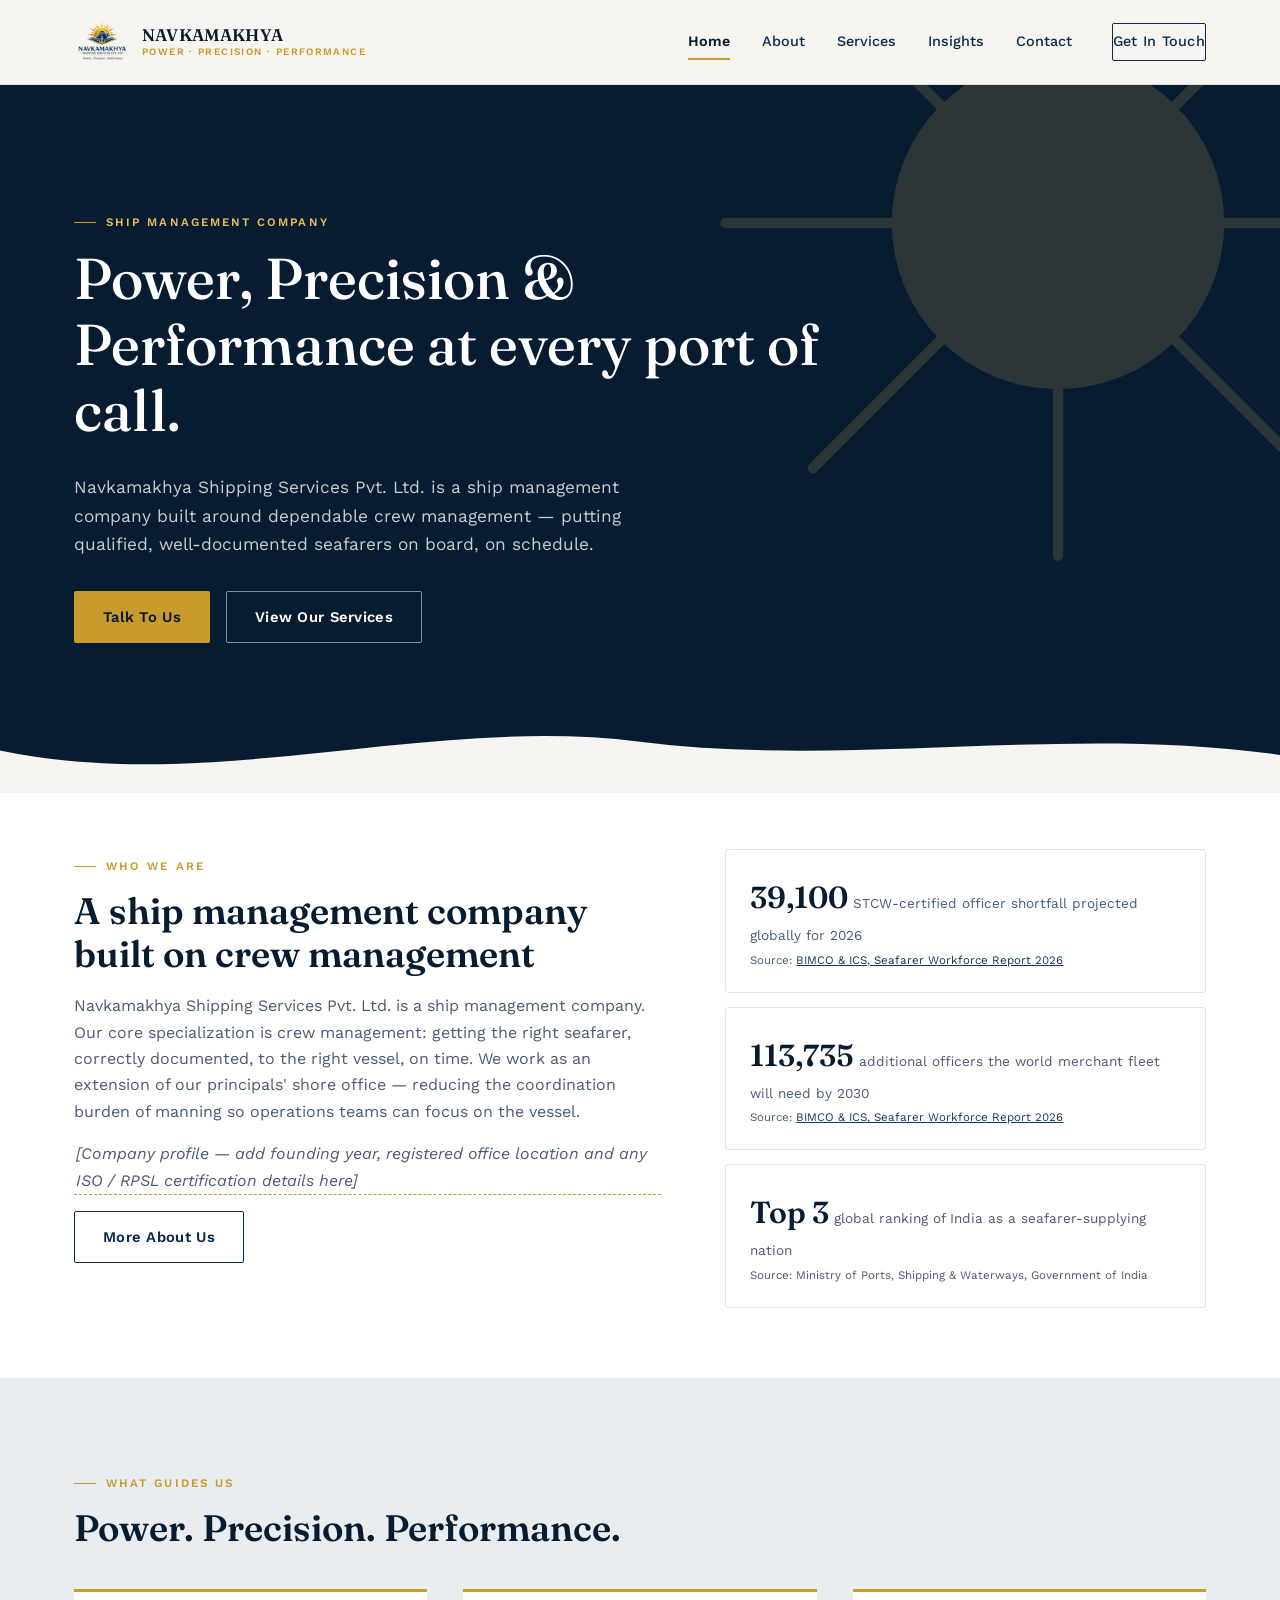
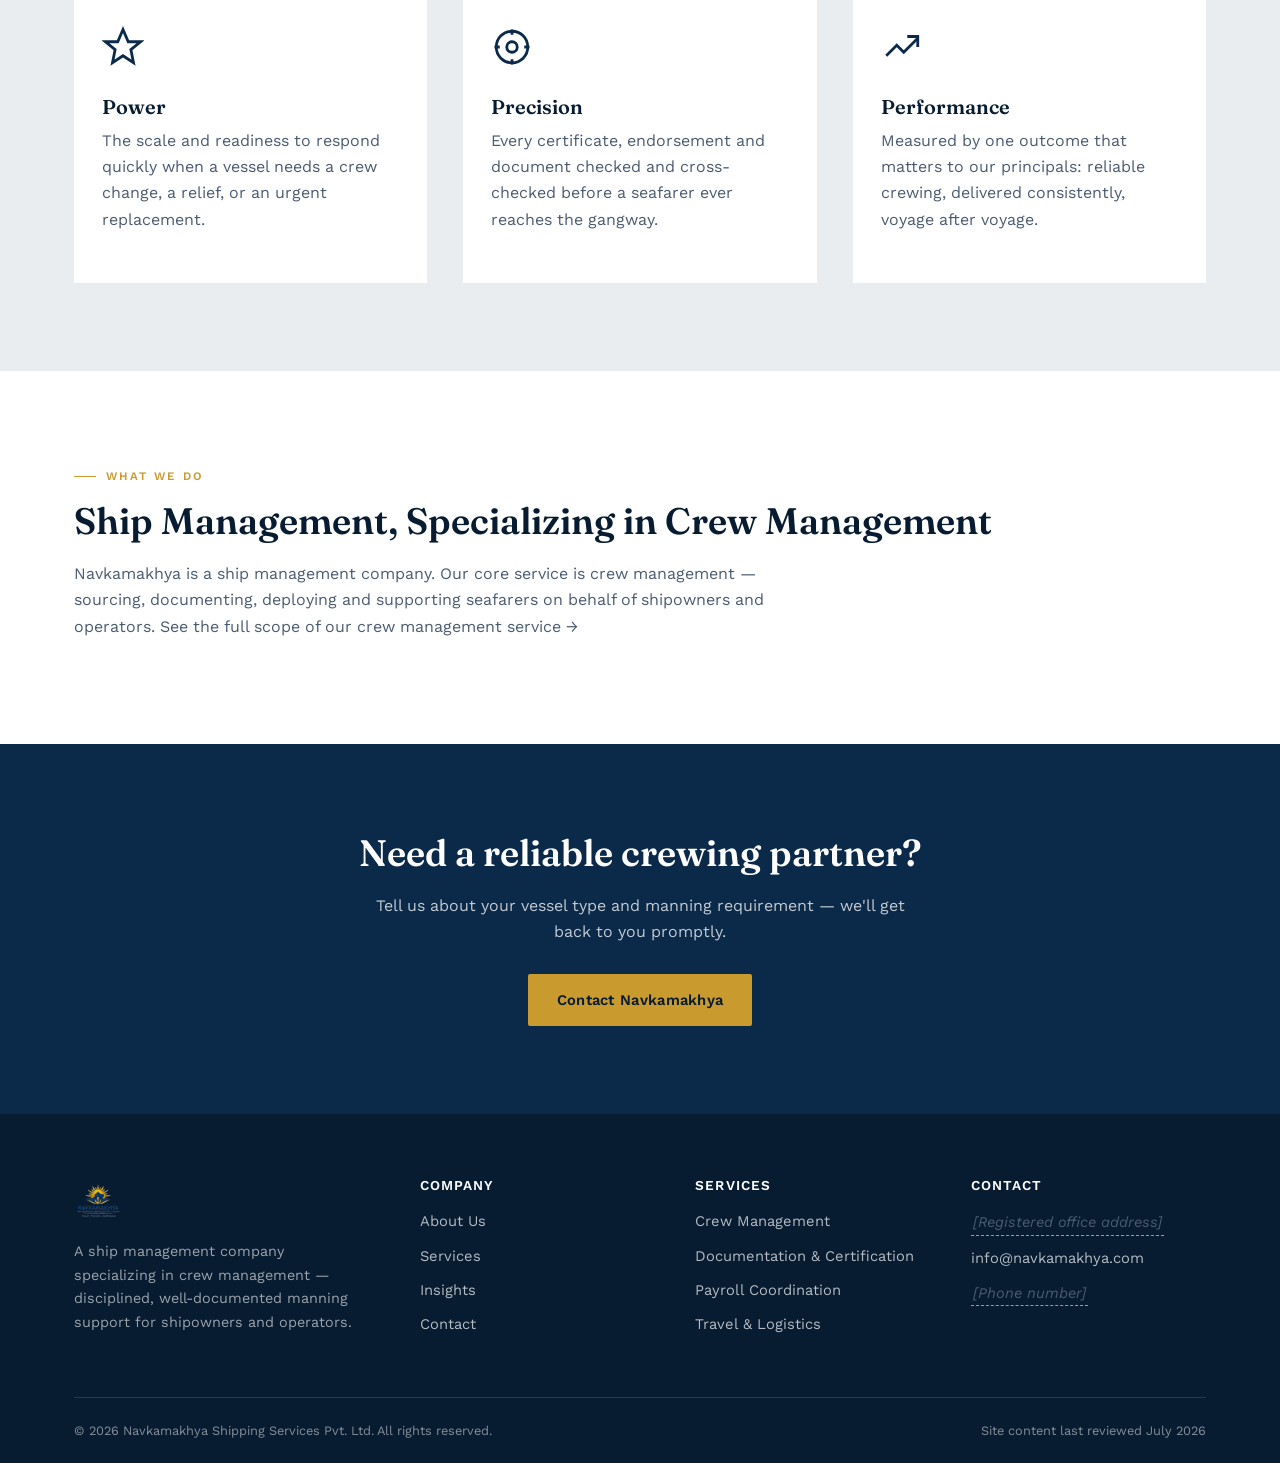
<file: index.html>
<!DOCTYPE html>
<html lang="en">
<head>
<meta charset="UTF-8">
<meta name="viewport" content="width=device-width, initial-scale=1.0">
<title>Navkamakhya Shipping Services Pvt. Ltd. | Ship Management</title>
<meta name="description" content="Navkamakhya Shipping Services Pvt. Ltd. is a ship management company specializing in crew management for shipowners and operators, built on the principles of Power, Precision and Performance.">
<link rel="canonical" href="https://www.navkamakhya.com/">
<meta property="og:type" content="website">
<meta property="og:title" content="Navkamakhya Shipping Services Pvt. Ltd. | Ship Management">
<meta property="og:description" content="A ship management company specializing in crew management — recruitment, documentation, payroll coordination, training liaison and welfare support for seafarers.">
<meta property="og:image" content="assets/logo.png">
<meta property="og:url" content="https://www.navkamakhya.com/">
<meta name="twitter:card" content="summary_large_image">
<link rel="icon" type="image/png" sizes="32x32" href="assets/favicon-32.png">
<link rel="icon" type="image/png" sizes="192x192" href="assets/favicon-192.png">
<link rel="apple-touch-icon" href="assets/favicon-192.png">
<link rel="preconnect" href="https://fonts.googleapis.com">
<link rel="preconnect" href="https://fonts.gstatic.com" crossorigin>
<link href="https://fonts.googleapis.com/css2?family=Fraunces:opsz,wght@9..144,400..600&family=Work+Sans:wght@400;500;600;700&display=swap" rel="stylesheet">
<link rel="stylesheet" href="css/style.css">
<script type="application/ld+json">
{
  "@context": "https://schema.org",
  "@type": "Organization",
  "name": "Navkamakhya Shipping Services Pvt. Ltd.",
  "url": "https://www.navkamakhya.com/",
  "logo": "https://www.navkamakhya.com/assets/logo.png",
  "description": "Ship management company specializing in crew management for shipowners and operators.",
  "address": {
    "@type": "PostalAddress",
    "addressCountry": "IN"
  }
}
</script>
</head>
<body>

<header class="site-header">
  <div class="header-inner">
    <a href="index.html" class="brand">
      <img src="assets/logo-small.png" alt="Navkamakhya Shipping Services logo">
      <span class="brand-text">
        <span class="name">NAVKAMAKHYA</span>
        <span class="tagline">Power · Precision · Performance</span>
      </span>
    </a>
    <button class="nav-toggle" aria-label="Toggle navigation" aria-expanded="false">
      <svg viewBox="0 0 24 24" fill="none" stroke="currentColor" stroke-width="2"><path d="M3 6h18M3 12h18M3 18h18"/></svg>
    </button>
    <nav class="main-nav">
      <a href="index.html" class="active">Home</a>
      <a href="about.html">About</a>
      <a href="services.html">Services</a>
      <a href="insights.html">Insights</a>
      <a href="contact.html">Contact</a>
      <a href="contact.html" class="btn btn-outline-navy nav-cta">Get In Touch</a>
    </nav>
  </div>
</header>

<section class="hero">
  <svg class="hero-rays" viewBox="0 0 400 400" xmlns="http://www.w3.org/2000/svg" aria-hidden="true">
    <g stroke="#E9BE5A" stroke-width="6" stroke-linecap="round">
      <line x1="200" y1="200" x2="200" y2="10"/><line x1="200" y1="200" x2="340" y2="60"/>
      <line x1="200" y1="200" x2="390" y2="200"/><line x1="200" y1="200" x2="340" y2="340"/>
      <line x1="200" y1="200" x2="200" y2="390"/><line x1="200" y1="200" x2="60" y2="340"/>
      <line x1="200" y1="200" x2="10" y2="200"/><line x1="200" y1="200" x2="60" y2="60"/>
    </g>
    <circle cx="200" cy="200" r="95" fill="#E9BE5A"/>
  </svg>
  <div class="hero-inner">
    <span class="eyebrow">Ship Management Company</span>
    <h1>Power, Precision &amp; Performance at every port of call.</h1>
    <p class="lead">Navkamakhya Shipping Services Pvt. Ltd. is a ship management company built around dependable crew management — putting qualified, well-documented seafarers on board, on schedule.</p>
    <div class="hero-ctas">
      <a href="contact.html" class="btn btn-gold">Talk To Us</a>
      <a href="services.html" class="btn btn-outline">View Our Services</a>
    </div>
  </div>
  <svg class="wave-divider" viewBox="0 0 1440 90" preserveAspectRatio="none" xmlns="http://www.w3.org/2000/svg" aria-hidden="true">
    <path d="M0,40 C240,90 480,0 720,30 C960,60 1200,10 1440,45 L1440,90 L0,90 Z"/>
  </svg>
</section>

<section class="section-tight bg-white-section">
  <div class="container intro-grid">
    <div>
      <span class="eyebrow">Who We Are</span>
      <h2>A ship management company built on crew management</h2>
      <p>Navkamakhya Shipping Services Pvt. Ltd. is a ship management company. Our core specialization is crew management: getting the right seafarer, correctly documented, to the right vessel, on time. We work as an extension of our principals' shore office — reducing the coordination burden of manning so operations teams can focus on the vessel.</p>
      <p><span class="placeholder-note">[Company profile — add founding year, registered office location and any ISO / RPSL certification details here]</span></p>
      <a href="about.html" class="btn btn-outline-navy">More About Us</a>
    </div>
    <div>
      <div class="stat-card">
        <span class="num">39,100</span>
        <span class="lbl">STCW-certified officer shortfall projected globally for 2026</span>
        <div class="stat-source">Source: <a href="https://www.bimco.org/news-insights/press-media/press-releases/2026/0625-workforce-report/" target="_blank" rel="noopener">BIMCO &amp; ICS, Seafarer Workforce Report 2026</a></div>
      </div>
      <div class="stat-card">
        <span class="num">113,735</span>
        <span class="lbl">additional officers the world merchant fleet will need by 2030</span>
        <div class="stat-source">Source: <a href="https://www.bimco.org/news-insights/press-media/press-releases/2026/0625-workforce-report/" target="_blank" rel="noopener">BIMCO &amp; ICS, Seafarer Workforce Report 2026</a></div>
      </div>
      <div class="stat-card">
        <span class="num">Top 3</span>
        <span class="lbl">global ranking of India as a seafarer-supplying nation</span>
        <div class="stat-source">Source: Ministry of Ports, Shipping &amp; Waterways, Government of India</div>
      </div>
    </div>
  </div>
</section>

<section class="pillars">
  <div class="container">
    <span class="eyebrow">What Guides Us</span>
    <h2>Power. Precision. Performance.</h2>
    <div class="pillar-grid">
      <div class="pillar">
        <svg class="icon" viewBox="0 0 24 24" fill="none" stroke="currentColor" stroke-width="1.6"><path d="M12 2l3 7h7l-5.5 4.5L18 21l-6-4-6 4 1.5-7.5L2 9h7z"/></svg>
        <h3>Power</h3>
        <p>The scale and readiness to respond quickly when a vessel needs a crew change, a relief, or an urgent replacement.</p>
      </div>
      <div class="pillar">
        <svg class="icon" viewBox="0 0 24 24" fill="none" stroke="currentColor" stroke-width="1.6"><circle cx="12" cy="12" r="9"/><circle cx="12" cy="12" r="3"/><path d="M12 2v3M12 19v3M2 12h3M19 12h3"/></svg>
        <h3>Precision</h3>
        <p>Every certificate, endorsement and document checked and cross-checked before a seafarer ever reaches the gangway.</p>
      </div>
      <div class="pillar">
        <svg class="icon" viewBox="0 0 24 24" fill="none" stroke="currentColor" stroke-width="1.6"><path d="M3 17l6-6 4 4 8-8"/><path d="M15 6h6v6"/></svg>
        <h3>Performance</h3>
        <p>Measured by one outcome that matters to our principals: reliable crewing, delivered consistently, voyage after voyage.</p>
      </div>
    </div>
  </div>
</section>

<section class="bg-white-section">
  <div class="container">
    <span class="eyebrow">What We Do</span>
    <h2>Ship Management, Specializing in Crew Management</h2>
    <p class="max-720">Navkamakhya is a ship management company. Our core service is crew management — sourcing, documenting, deploying and supporting seafarers on behalf of shipowners and operators. <a href="services.html">See the full scope of our crew management service →</a></p>
  </div>
</section>

<section class="cta-banner">
  <div class="container">
    <h2>Need a reliable crewing partner?</h2>
    <p>Tell us about your vessel type and manning requirement — we'll get back to you promptly.</p>
    <a href="contact.html" class="btn btn-gold">Contact Navkamakhya</a>
  </div>
</section>

<footer class="site-footer">
  <div class="container">
    <div class="footer-grid">
      <div class="footer-brand">
        <img src="assets/logo-small.png" alt="Navkamakhya Shipping Services logo">
        <p>A ship management company specializing in crew management — disciplined, well-documented manning support for shipowners and operators.</p>
      </div>
      <div>
        <h4>Company</h4>
        <ul>
          <li><a href="about.html">About Us</a></li>
          <li><a href="services.html">Services</a></li>
          <li><a href="insights.html">Insights</a></li>
          <li><a href="contact.html">Contact</a></li>
        </ul>
      </div>
      <div>
        <h4>Services</h4>
        <ul>
          <li><a href="services.html">Crew Management</a></li>
          <li><a href="services.html#scope">Documentation &amp; Certification</a></li>
          <li><a href="services.html#scope">Payroll Coordination</a></li>
          <li><a href="services.html#scope">Travel &amp; Logistics</a></li>
        </ul>
      </div>
      <div>
        <h4>Contact</h4>
        <ul>
          <li class="placeholder-note">[Registered office address]</li>
          <li><a href="mailto:info@navkamakhya.com">info@navkamakhya.com</a></li>
          <li class="placeholder-note">[Phone number]</li>
        </ul>
      </div>
    </div>
    <div class="footer-bottom">
      <span>&copy; <span id="year"></span> Navkamakhya Shipping Services Pvt. Ltd. All rights reserved.</span>
      <span>Site content last reviewed July 2026</span>
    </div>
  </div>
</footer>

<script src="js/main.js"></script>
</body>
</html>
</file>
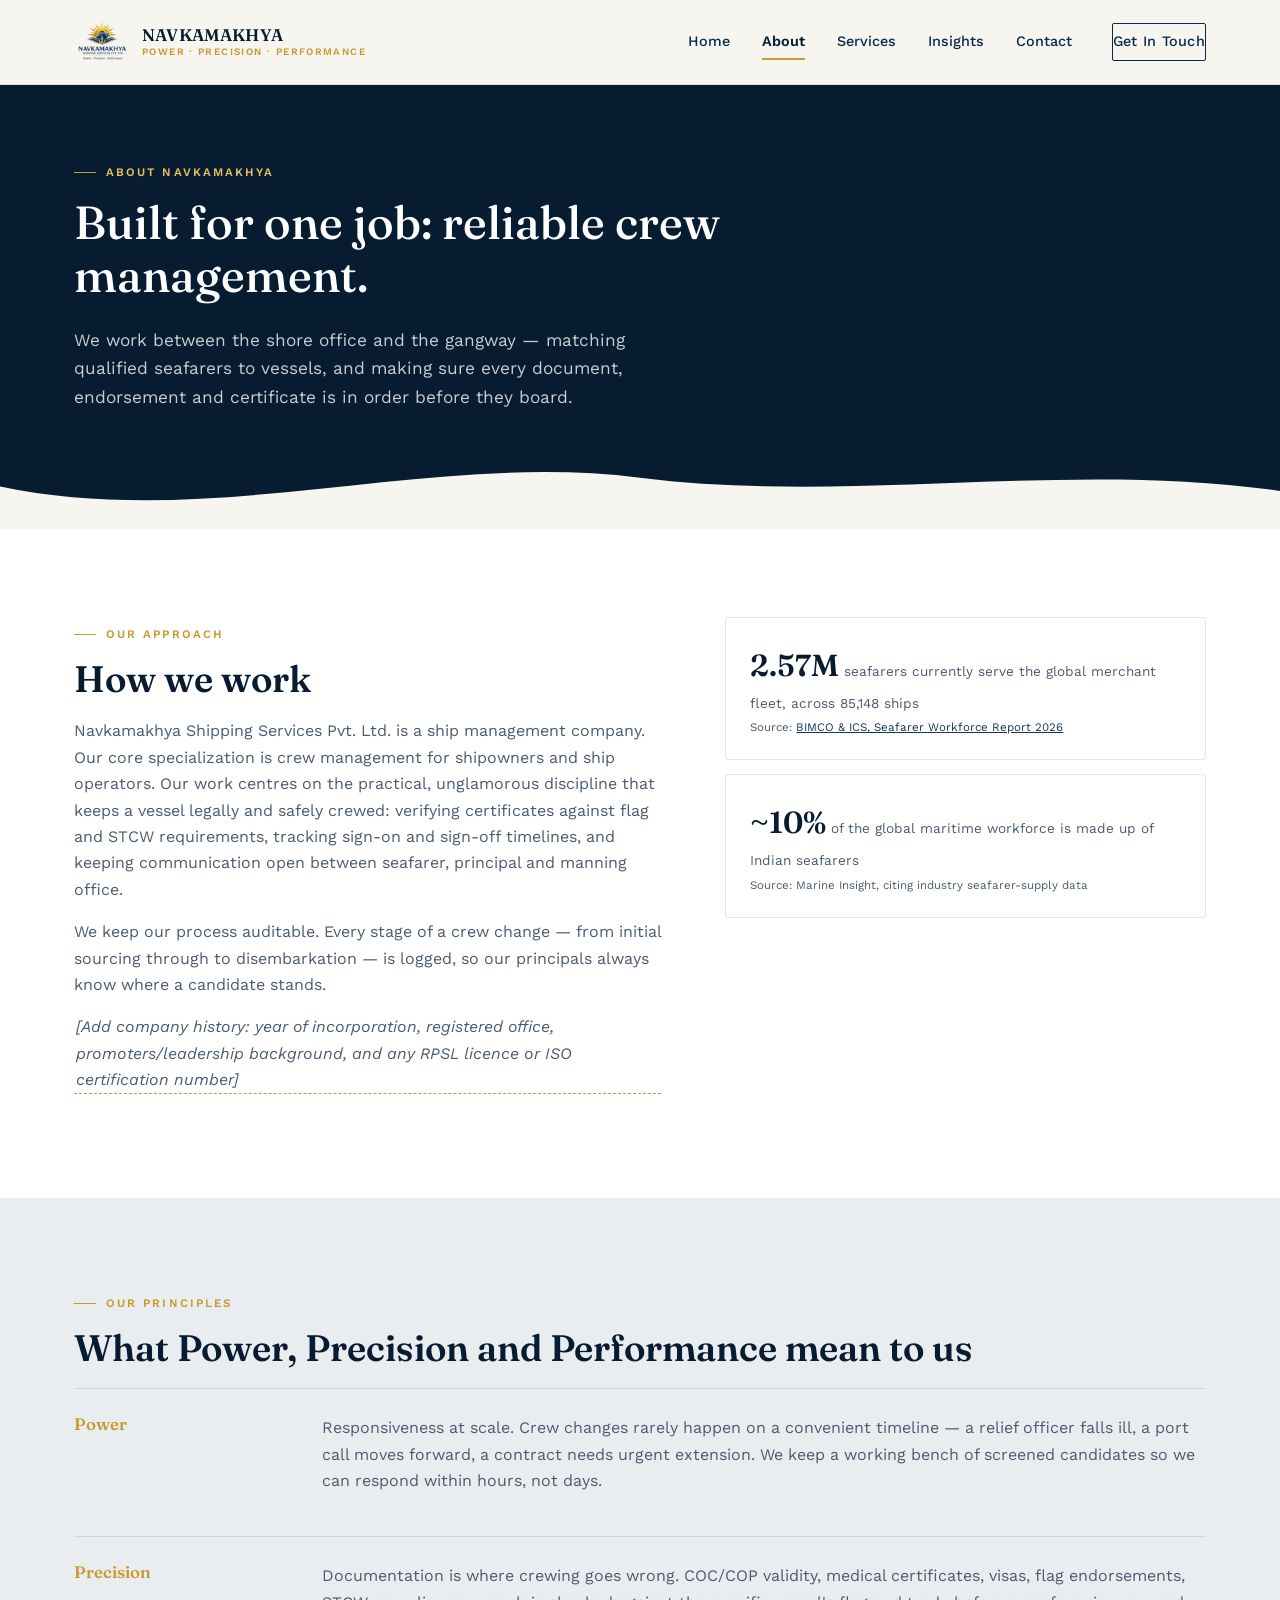
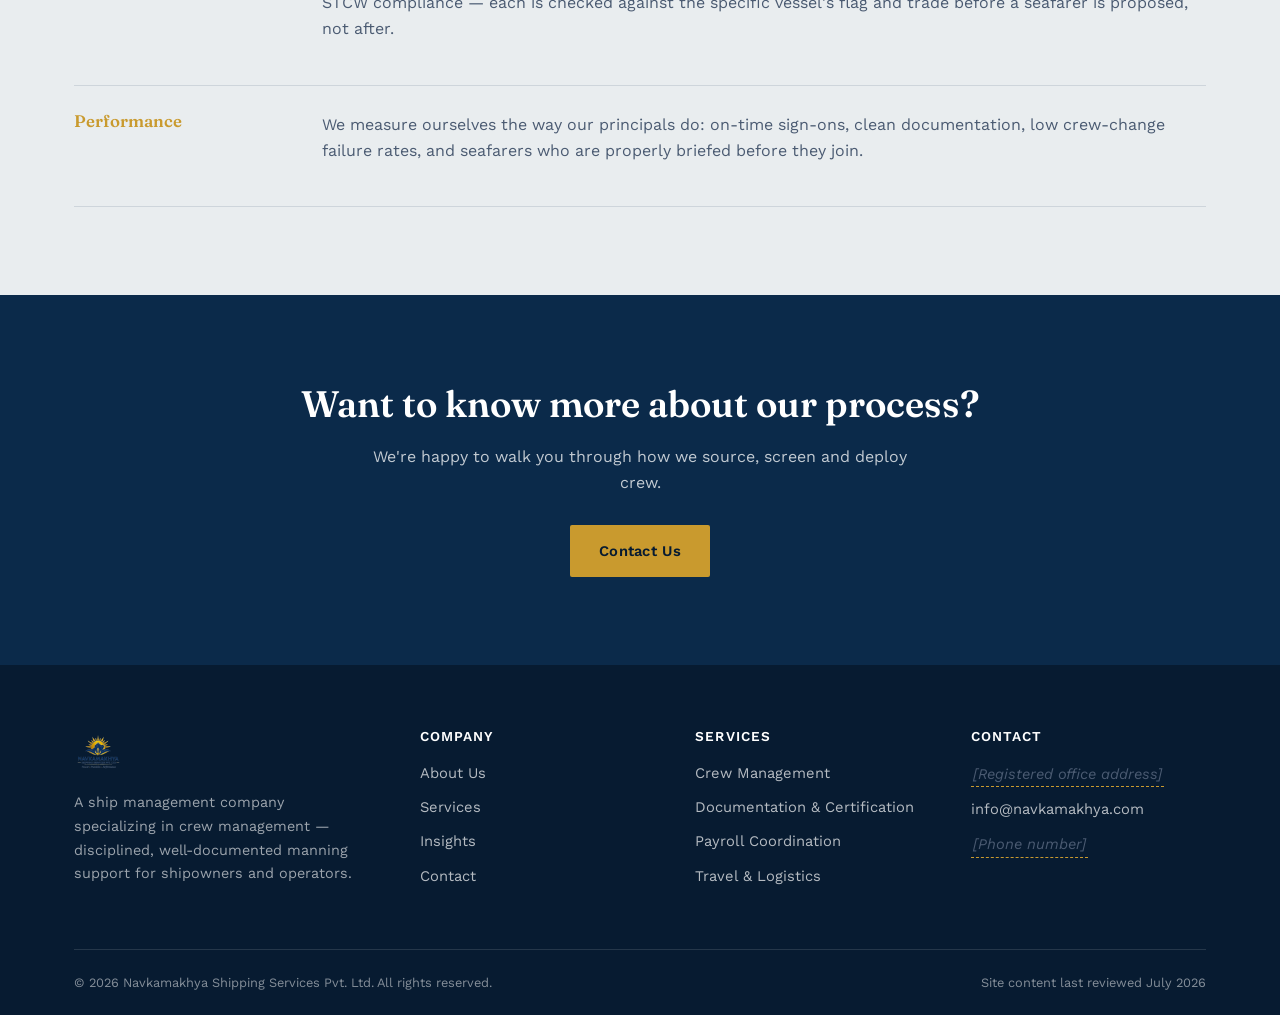
<file: about.html>
<!DOCTYPE html>
<html lang="en">
<head>
<meta charset="UTF-8">
<meta name="viewport" content="width=device-width, initial-scale=1.0">
<title>About Us | Navkamakhya Shipping Services Pvt. Ltd.</title>
<meta name="description" content="Learn about Navkamakhya Shipping Services Pvt. Ltd., a ship management company specializing in crew management, built on Power, Precision and Performance for shipowners and operators.">
<link rel="canonical" href="https://www.navkamakhya.com/about.html">
<meta property="og:type" content="website">
<meta property="og:title" content="About Navkamakhya Shipping Services Pvt. Ltd.">
<meta property="og:description" content="Our approach to crew management, and the principles behind Navkamakhya.">
<meta property="og:image" content="assets/logo.png">
<link rel="icon" type="image/png" sizes="32x32" href="assets/favicon-32.png">
<link rel="icon" type="image/png" sizes="192x192" href="assets/favicon-192.png">
<link rel="apple-touch-icon" href="assets/favicon-192.png">
<link rel="preconnect" href="https://fonts.googleapis.com">
<link rel="preconnect" href="https://fonts.gstatic.com" crossorigin>
<link href="https://fonts.googleapis.com/css2?family=Fraunces:opsz,wght@9..144,400..600&family=Work+Sans:wght@400;500;600;700&display=swap" rel="stylesheet">
<link rel="stylesheet" href="css/style.css">
</head>
<body>

<header class="site-header">
  <div class="header-inner">
    <a href="index.html" class="brand">
      <img src="assets/logo-small.png" alt="Navkamakhya Shipping Services logo">
      <span class="brand-text">
        <span class="name">NAVKAMAKHYA</span>
        <span class="tagline">Power · Precision · Performance</span>
      </span>
    </a>
    <button class="nav-toggle" aria-label="Toggle navigation" aria-expanded="false">
      <svg viewBox="0 0 24 24" fill="none" stroke="currentColor" stroke-width="2"><path d="M3 6h18M3 12h18M3 18h18"/></svg>
    </button>
    <nav class="main-nav">
      <a href="index.html">Home</a>
      <a href="about.html" class="active">About</a>
      <a href="services.html">Services</a>
      <a href="insights.html">Insights</a>
      <a href="contact.html">Contact</a>
      <a href="contact.html" class="btn btn-outline-navy nav-cta">Get In Touch</a>
    </nav>
  </div>
</header>

<section class="hero" style="padding-bottom:0;">
  <div class="hero-inner" style="padding:70px 24px 100px;">
    <span class="eyebrow">About Navkamakhya</span>
    <h1 style="font-size:clamp(2.1rem,4vw,2.9rem);">Built for one job: reliable crew management.</h1>
    <p class="lead">We work between the shore office and the gangway — matching qualified seafarers to vessels, and making sure every document, endorsement and certificate is in order before they board.</p>
  </div>
  <svg class="wave-divider" viewBox="0 0 1440 90" preserveAspectRatio="none" xmlns="http://www.w3.org/2000/svg" aria-hidden="true">
    <path d="M0,40 C240,90 480,0 720,30 C960,60 1200,10 1440,45 L1440,90 L0,90 Z"/>
  </svg>
</section>

<section class="bg-white-section">
  <div class="container intro-grid">
    <div>
      <span class="eyebrow">Our Approach</span>
      <h2>How we work</h2>
      <p>Navkamakhya Shipping Services Pvt. Ltd. is a ship management company. Our core specialization is crew management for shipowners and ship operators. Our work centres on the practical, unglamorous discipline that keeps a vessel legally and safely crewed: verifying certificates against flag and STCW requirements, tracking sign-on and sign-off timelines, and keeping communication open between seafarer, principal and manning office.</p>
      <p>We keep our process auditable. Every stage of a crew change — from initial sourcing through to disembarkation — is logged, so our principals always know where a candidate stands.</p>
      <p><span class="placeholder-note">[Add company history: year of incorporation, registered office, promoters/leadership background, and any RPSL licence or ISO certification number]</span></p>
    </div>
    <div>
      <div class="stat-card">
        <span class="num">2.57M</span>
        <span class="lbl">seafarers currently serve the global merchant fleet, across 85,148 ships</span>
        <div class="stat-source">Source: <a href="https://www.bimco.org/news-insights/press-media/press-releases/2026/0625-workforce-report/" target="_blank" rel="noopener">BIMCO &amp; ICS, Seafarer Workforce Report 2026</a></div>
      </div>
      <div class="stat-card">
        <span class="num">~10%</span>
        <span class="lbl">of the global maritime workforce is made up of Indian seafarers</span>
        <div class="stat-source">Source: Marine Insight, citing industry seafarer-supply data</div>
      </div>
    </div>
  </div>
</section>

<section class="pillars">
  <div class="container">
    <span class="eyebrow">Our Principles</span>
    <h2>What Power, Precision and Performance mean to us</h2>
    <div class="value-row">
      <h4>Power</h4>
      <p>Responsiveness at scale. Crew changes rarely happen on a convenient timeline — a relief officer falls ill, a port call moves forward, a contract needs urgent extension. We keep a working bench of screened candidates so we can respond within hours, not days.</p>
    </div>
    <div class="value-row">
      <h4>Precision</h4>
      <p>Documentation is where crewing goes wrong. COC/COP validity, medical certificates, visas, flag endorsements, STCW compliance — each is checked against the specific vessel's flag and trade before a seafarer is proposed, not after.</p>
    </div>
    <div class="value-row">
      <h4>Performance</h4>
      <p>We measure ourselves the way our principals do: on-time sign-ons, clean documentation, low crew-change failure rates, and seafarers who are properly briefed before they join.</p>
    </div>
  </div>
</section>

<section class="cta-banner">
  <div class="container">
    <h2>Want to know more about our process?</h2>
    <p>We're happy to walk you through how we source, screen and deploy crew.</p>
    <a href="contact.html" class="btn btn-gold">Contact Us</a>
  </div>
</section>

<footer class="site-footer">
  <div class="container">
    <div class="footer-grid">
      <div class="footer-brand">
        <img src="assets/logo-small.png" alt="Navkamakhya Shipping Services logo">
        <p>A ship management company specializing in crew management — disciplined, well-documented manning support for shipowners and operators.</p>
      </div>
      <div>
        <h4>Company</h4>
        <ul>
          <li><a href="about.html">About Us</a></li>
          <li><a href="services.html">Services</a></li>
          <li><a href="insights.html">Insights</a></li>
          <li><a href="contact.html">Contact</a></li>
        </ul>
      </div>
      <div>
        <h4>Services</h4>
        <ul>
          <li><a href="services.html">Crew Management</a></li>
          <li><a href="services.html#scope">Documentation &amp; Certification</a></li>
          <li><a href="services.html#scope">Payroll Coordination</a></li>
          <li><a href="services.html#scope">Travel &amp; Logistics</a></li>
        </ul>
      </div>
      <div>
        <h4>Contact</h4>
        <ul>
          <li class="placeholder-note">[Registered office address]</li>
          <li><a href="mailto:info@navkamakhya.com">info@navkamakhya.com</a></li>
          <li class="placeholder-note">[Phone number]</li>
        </ul>
      </div>
    </div>
    <div class="footer-bottom">
      <span>&copy; <span id="year"></span> Navkamakhya Shipping Services Pvt. Ltd. All rights reserved.</span>
      <span>Site content last reviewed July 2026</span>
    </div>
  </div>
</footer>

<script src="js/main.js"></script>
</body>
</html>
</file>
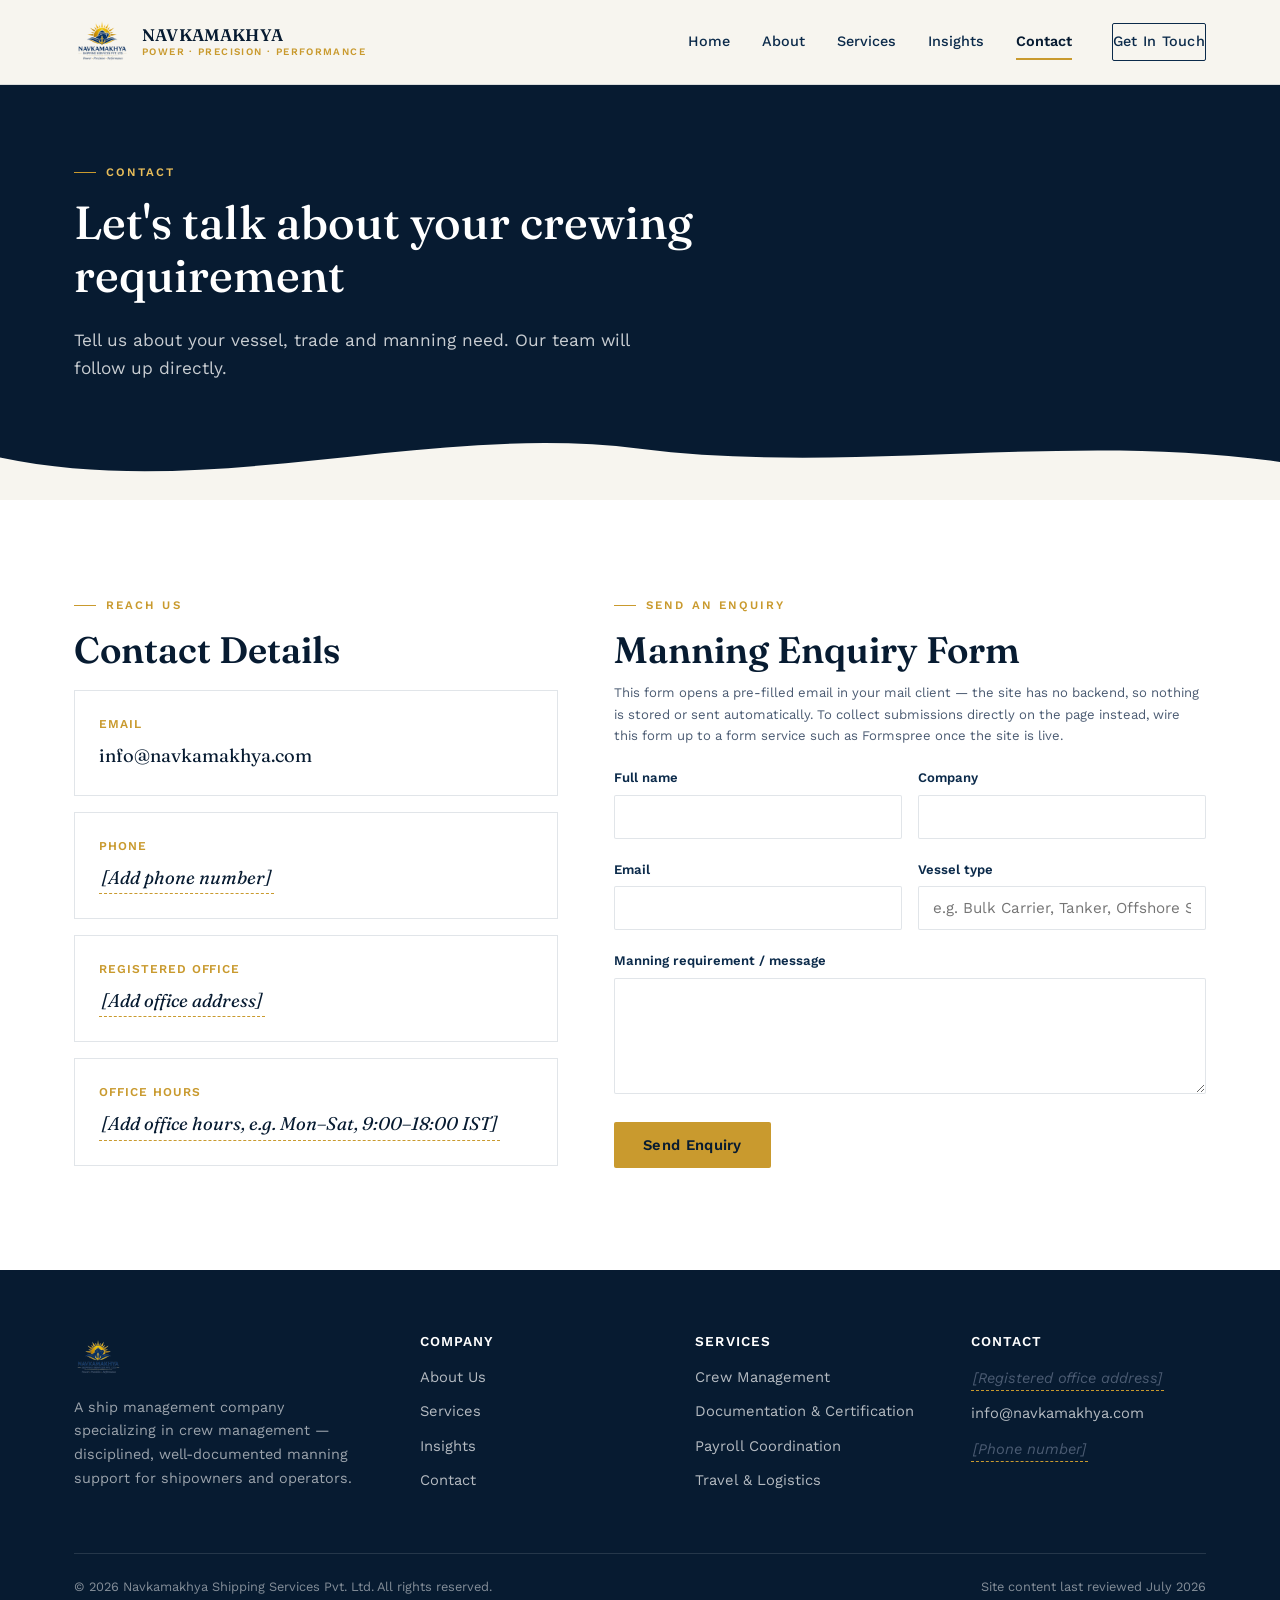
<file: contact.html>
<!DOCTYPE html>
<html lang="en">
<head>
<meta charset="UTF-8">
<meta name="viewport" content="width=device-width, initial-scale=1.0">
<title>Contact Us | Navkamakhya Shipping Services Pvt. Ltd.</title>
<meta name="description" content="Get in touch with Navkamakhya Shipping Services Pvt. Ltd., a ship management company, for crew management and manning requirements.">
<link rel="canonical" href="https://www.navkamakhya.com/contact.html">
<meta property="og:type" content="website">
<meta property="og:title" content="Contact Navkamakhya Shipping Services Pvt. Ltd.">
<meta property="og:description" content="Reach our crew management team.">
<meta property="og:image" content="assets/logo.png">
<link rel="icon" type="image/png" sizes="32x32" href="assets/favicon-32.png">
<link rel="icon" type="image/png" sizes="192x192" href="assets/favicon-192.png">
<link rel="apple-touch-icon" href="assets/favicon-192.png">
<link rel="preconnect" href="https://fonts.googleapis.com">
<link rel="preconnect" href="https://fonts.gstatic.com" crossorigin>
<link href="https://fonts.googleapis.com/css2?family=Fraunces:opsz,wght@9..144,400..600&family=Work+Sans:wght@400;500;600;700&display=swap" rel="stylesheet">
<link rel="stylesheet" href="css/style.css">
</head>
<body>

<header class="site-header">
  <div class="header-inner">
    <a href="index.html" class="brand">
      <img src="assets/logo-small.png" alt="Navkamakhya Shipping Services logo">
      <span class="brand-text">
        <span class="name">NAVKAMAKHYA</span>
        <span class="tagline">Power · Precision · Performance</span>
      </span>
    </a>
    <button class="nav-toggle" aria-label="Toggle navigation" aria-expanded="false">
      <svg viewBox="0 0 24 24" fill="none" stroke="currentColor" stroke-width="2"><path d="M3 6h18M3 12h18M3 18h18"/></svg>
    </button>
    <nav class="main-nav">
      <a href="index.html">Home</a>
      <a href="about.html">About</a>
      <a href="services.html">Services</a>
      <a href="insights.html">Insights</a>
      <a href="contact.html" class="active">Contact</a>
      <a href="contact.html" class="btn btn-outline-navy nav-cta">Get In Touch</a>
    </nav>
  </div>
</header>

<section class="hero" style="padding-bottom:0;">
  <div class="hero-inner" style="padding:70px 24px 100px;">
    <span class="eyebrow">Contact</span>
    <h1 style="font-size:clamp(2.1rem,4vw,2.9rem);">Let's talk about your crewing requirement</h1>
    <p class="lead">Tell us about your vessel, trade and manning need. Our team will follow up directly.</p>
  </div>
  <svg class="wave-divider" viewBox="0 0 1440 90" preserveAspectRatio="none" xmlns="http://www.w3.org/2000/svg" aria-hidden="true">
    <path d="M0,40 C240,90 480,0 720,30 C960,60 1200,10 1440,45 L1440,90 L0,90 Z"/>
  </svg>
</section>

<section class="bg-white-section">
  <div class="container contact-grid">
    <div>
      <span class="eyebrow">Reach Us</span>
      <h2>Contact Details</h2>
      <div class="contact-card">
        <div class="lbl">Email</div>
        <div class="val"><a href="mailto:info@navkamakhya.com">info@navkamakhya.com</a></div>
      </div>
      <div class="contact-card">
        <div class="lbl">Phone</div>
        <div class="val placeholder-note">[Add phone number]</div>
      </div>
      <div class="contact-card">
        <div class="lbl">Registered Office</div>
        <div class="val placeholder-note">[Add office address]</div>
      </div>
      <div class="contact-card">
        <div class="lbl">Office Hours</div>
        <div class="val placeholder-note">[Add office hours, e.g. Mon–Sat, 9:00–18:00 IST]</div>
      </div>
    </div>

    <div>
      <span class="eyebrow">Send An Enquiry</span>
      <h2>Manning Enquiry Form</h2>
      <p class="form-note" style="margin-top:-8px; margin-bottom:20px;">This form opens a pre-filled email in your mail client — the site has no backend, so nothing is stored or sent automatically. To collect submissions directly on the page instead, wire this form up to a form service such as Formspree once the site is live.</p>
      <form id="contactForm">
        <div class="form-row">
          <div class="form-group">
            <label for="name">Full name</label>
            <input type="text" id="name" name="name" required>
          </div>
          <div class="form-group">
            <label for="company">Company</label>
            <input type="text" id="company" name="company">
          </div>
        </div>
        <div class="form-row">
          <div class="form-group">
            <label for="email">Email</label>
            <input type="email" id="email" name="email" required>
          </div>
          <div class="form-group">
            <label for="vessel">Vessel type</label>
            <input type="text" id="vessel" name="vessel" placeholder="e.g. Bulk Carrier, Tanker, Offshore Support Vessel">
          </div>
        </div>
        <div class="form-group">
          <label for="message">Manning requirement / message</label>
          <textarea id="message" name="message" rows="5" required></textarea>
        </div>
        <button type="submit" class="btn btn-gold">Send Enquiry</button>
      </form>
    </div>
  </div>
</section>

<footer class="site-footer">
  <div class="container">
    <div class="footer-grid">
      <div class="footer-brand">
        <img src="assets/logo-small.png" alt="Navkamakhya Shipping Services logo">
        <p>A ship management company specializing in crew management — disciplined, well-documented manning support for shipowners and operators.</p>
      </div>
      <div>
        <h4>Company</h4>
        <ul>
          <li><a href="about.html">About Us</a></li>
          <li><a href="services.html">Services</a></li>
          <li><a href="insights.html">Insights</a></li>
          <li><a href="contact.html">Contact</a></li>
        </ul>
      </div>
      <div>
        <h4>Services</h4>
        <ul>
          <li><a href="services.html">Crew Management</a></li>
          <li><a href="services.html#scope">Documentation &amp; Certification</a></li>
          <li><a href="services.html#scope">Payroll Coordination</a></li>
          <li><a href="services.html#scope">Travel &amp; Logistics</a></li>
        </ul>
      </div>
      <div>
        <h4>Contact</h4>
        <ul>
          <li class="placeholder-note">[Registered office address]</li>
          <li><a href="mailto:info@navkamakhya.com">info@navkamakhya.com</a></li>
          <li class="placeholder-note">[Phone number]</li>
        </ul>
      </div>
    </div>
    <div class="footer-bottom">
      <span>&copy; <span id="year"></span> Navkamakhya Shipping Services Pvt. Ltd. All rights reserved.</span>
      <span>Site content last reviewed July 2026</span>
    </div>
  </div>
</footer>

<script src="js/main.js"></script>
</body>
</html>
</file>
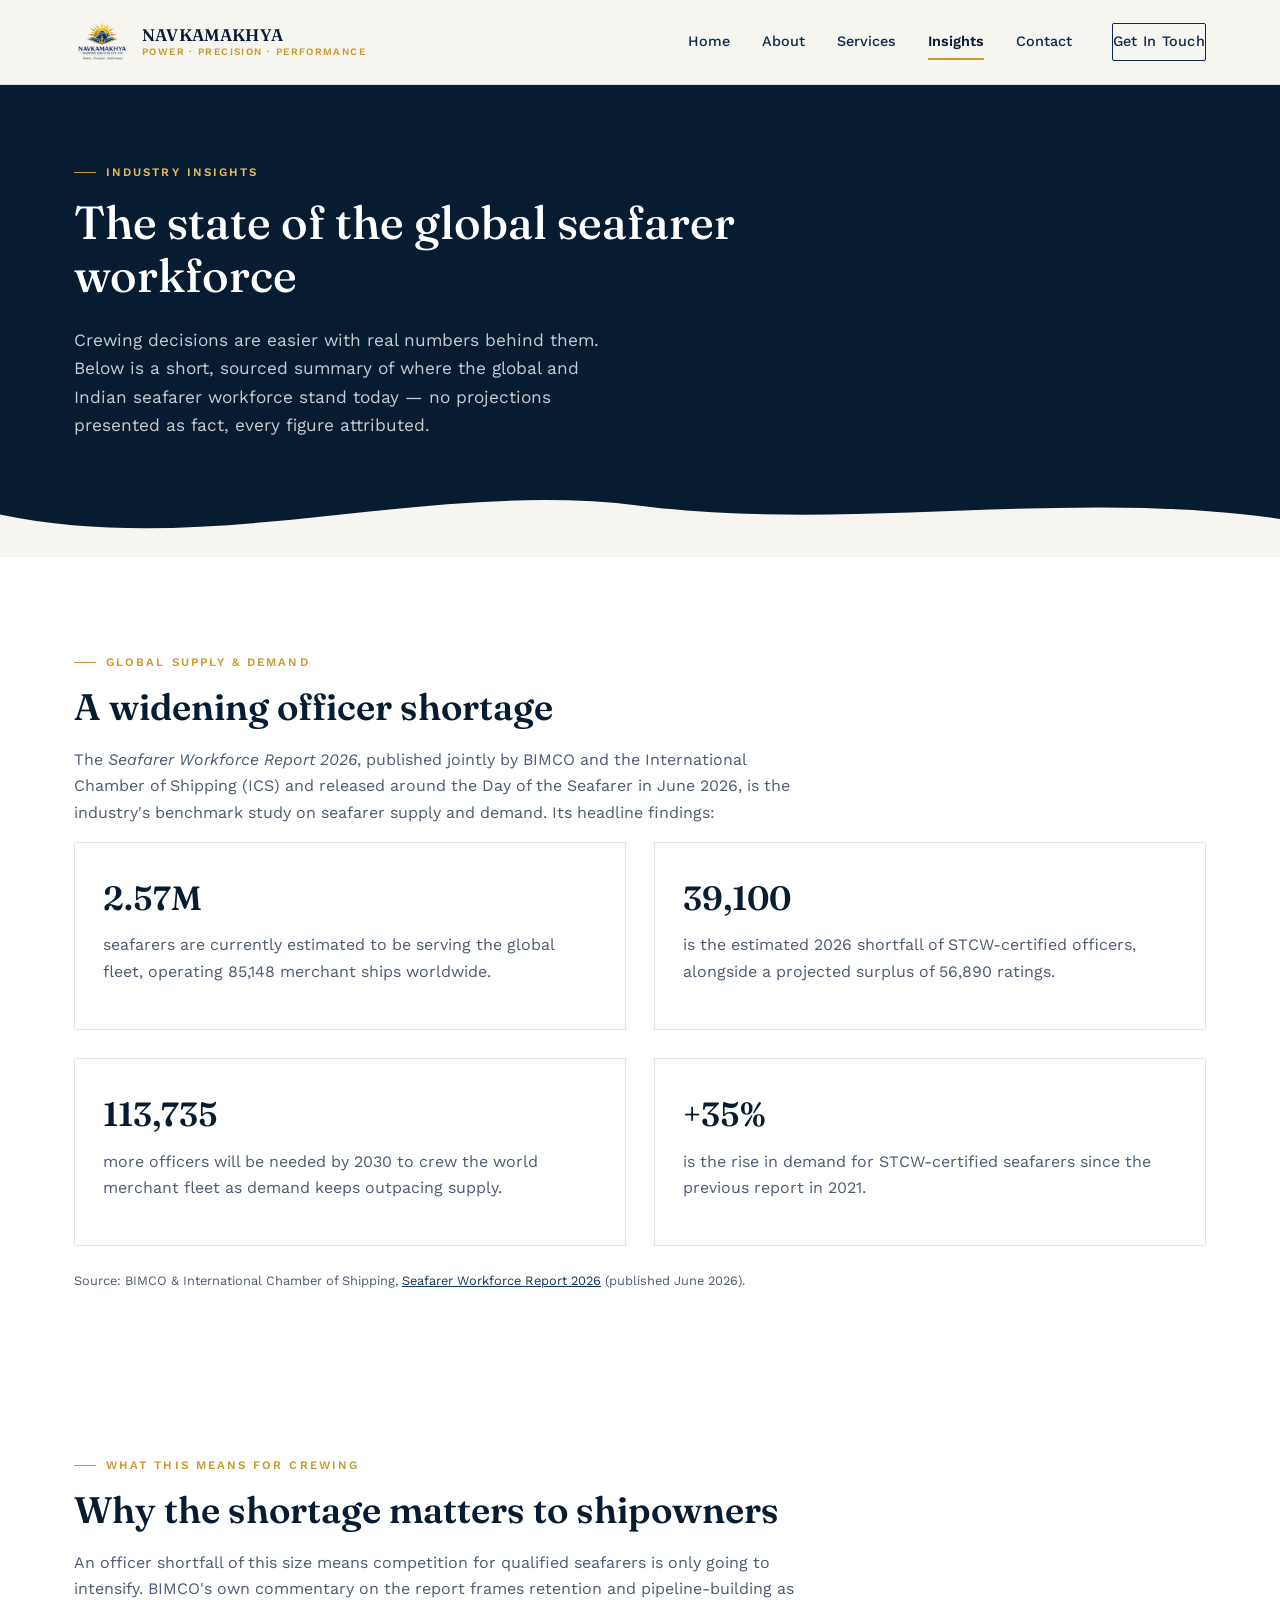
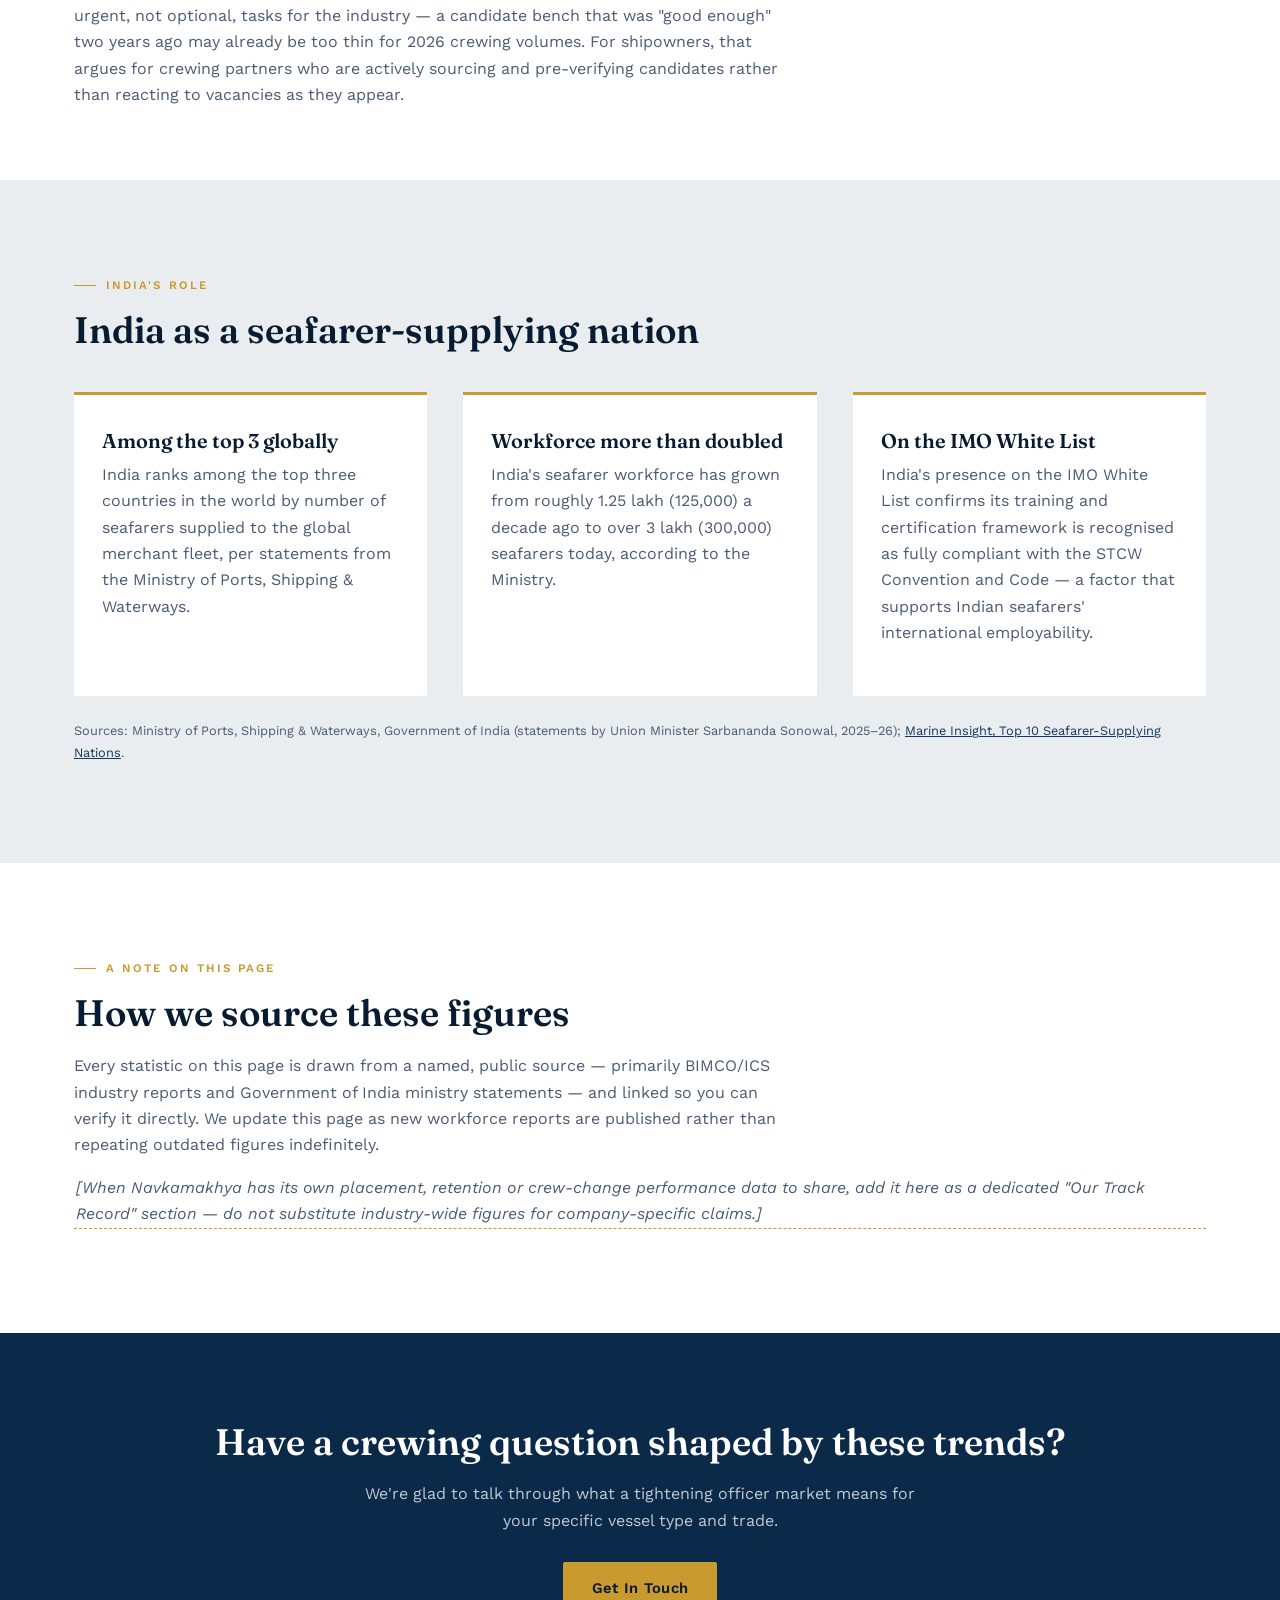
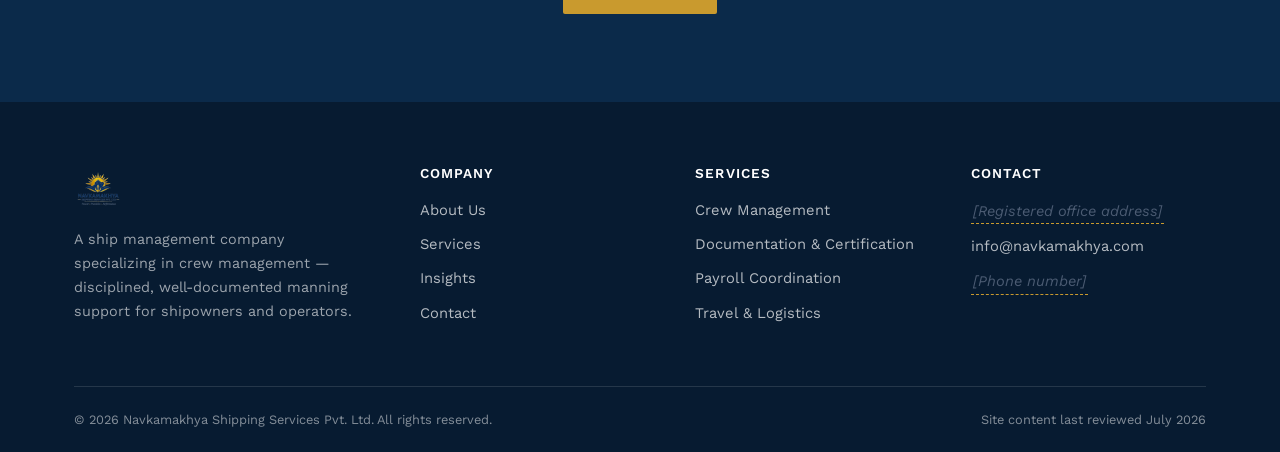
<file: insights.html>
<!DOCTYPE html>
<html lang="en">
<head>
<meta charset="UTF-8">
<meta name="viewport" content="width=device-width, initial-scale=1.0">
<title>Industry Insights | Navkamakhya Shipping Services Pvt. Ltd.</title>
<meta name="description" content="Data-backed insights on the global seafarer workforce, officer shortages, and India's role as a seafarer-supplying nation, sourced from BIMCO, ICS and the Government of India.">
<link rel="canonical" href="https://www.navkamakhya.com/insights.html">
<meta property="og:type" content="website">
<meta property="og:title" content="Industry Insights | Navkamakhya">
<meta property="og:description" content="Real, sourced data on the global seafarer workforce and crewing trends.">
<meta property="og:image" content="assets/logo.png">
<link rel="icon" type="image/png" sizes="32x32" href="assets/favicon-32.png">
<link rel="icon" type="image/png" sizes="192x192" href="assets/favicon-192.png">
<link rel="apple-touch-icon" href="assets/favicon-192.png">
<link rel="preconnect" href="https://fonts.googleapis.com">
<link rel="preconnect" href="https://fonts.gstatic.com" crossorigin>
<link href="https://fonts.googleapis.com/css2?family=Fraunces:opsz,wght@9..144,400..600&family=Work+Sans:wght@400;500;600;700&display=swap" rel="stylesheet">
<link rel="stylesheet" href="css/style.css">
</head>
<body>

<header class="site-header">
  <div class="header-inner">
    <a href="index.html" class="brand">
      <img src="assets/logo-small.png" alt="Navkamakhya Shipping Services logo">
      <span class="brand-text">
        <span class="name">NAVKAMAKHYA</span>
        <span class="tagline">Power · Precision · Performance</span>
      </span>
    </a>
    <button class="nav-toggle" aria-label="Toggle navigation" aria-expanded="false">
      <svg viewBox="0 0 24 24" fill="none" stroke="currentColor" stroke-width="2"><path d="M3 6h18M3 12h18M3 18h18"/></svg>
    </button>
    <nav class="main-nav">
      <a href="index.html">Home</a>
      <a href="about.html">About</a>
      <a href="services.html">Services</a>
      <a href="insights.html" class="active">Insights</a>
      <a href="contact.html">Contact</a>
      <a href="contact.html" class="btn btn-outline-navy nav-cta">Get In Touch</a>
    </nav>
  </div>
</header>

<section class="hero" style="padding-bottom:0;">
  <div class="hero-inner" style="padding:70px 24px 100px;">
    <span class="eyebrow">Industry Insights</span>
    <h1 style="font-size:clamp(2.1rem,4vw,2.9rem);">The state of the global seafarer workforce</h1>
    <p class="lead">Crewing decisions are easier with real numbers behind them. Below is a short, sourced summary of where the global and Indian seafarer workforce stand today — no projections presented as fact, every figure attributed.</p>
  </div>
  <svg class="wave-divider" viewBox="0 0 1440 90" preserveAspectRatio="none" xmlns="http://www.w3.org/2000/svg" aria-hidden="true">
    <path d="M0,40 C240,90 480,0 720,30 C960,60 1200,10 1440,45 L1440,90 L0,90 Z"/>
  </svg>
</section>

<section class="bg-white-section">
  <div class="container">
    <span class="eyebrow">Global Supply &amp; Demand</span>
    <h2 class="max-720">A widening officer shortage</h2>
    <p class="max-720">The <em>Seafarer Workforce Report 2026</em>, published jointly by BIMCO and the International Chamber of Shipping (ICS) and released around the Day of the Seafarer in June 2026, is the industry's benchmark study on seafarer supply and demand. Its headline findings:</p>

    <div class="service-grid" style="margin-top:8px;">
      <div class="insight-card">
        <span class="insight-figure">2.57M</span>
        <p>seafarers are currently estimated to be serving the global fleet, operating 85,148 merchant ships worldwide.</p>
      </div>
      <div class="insight-card">
        <span class="insight-figure">39,100</span>
        <p>is the estimated 2026 shortfall of STCW-certified officers, alongside a projected surplus of 56,890 ratings.</p>
      </div>
      <div class="insight-card">
        <span class="insight-figure">113,735</span>
        <p>more officers will be needed by 2030 to crew the world merchant fleet as demand keeps outpacing supply.</p>
      </div>
      <div class="insight-card">
        <span class="insight-figure">+35%</span>
        <p>is the rise in demand for STCW-certified seafarers since the previous report in 2021.</p>
      </div>
    </div>
    <p class="source-list">Source: BIMCO &amp; International Chamber of Shipping, <a href="https://www.bimco.org/news-insights/press-media/press-releases/2026/0625-workforce-report/" target="_blank" rel="noopener">Seafarer Workforce Report 2026</a> (published June 2026).</p>
  </div>
</section>

<section class="bg-white-section section-tight">
  <div class="container">
    <span class="eyebrow">What This Means For Crewing</span>
    <h2 class="max-720">Why the shortage matters to shipowners</h2>
    <p class="max-720">An officer shortfall of this size means competition for qualified seafarers is only going to intensify. BIMCO's own commentary on the report frames retention and pipeline-building as urgent, not optional, tasks for the industry — a candidate bench that was "good enough" two years ago may already be too thin for 2026 crewing volumes. For shipowners, that argues for crewing partners who are actively sourcing and pre-verifying candidates rather than reacting to vacancies as they appear.</p>
  </div>
</section>

<section class="pillars">
  <div class="container">
    <span class="eyebrow">India's Role</span>
    <h2>India as a seafarer-supplying nation</h2>
    <div class="pillar-grid">
      <div class="pillar">
        <h3>Among the top 3 globally</h3>
        <p>India ranks among the top three countries in the world by number of seafarers supplied to the global merchant fleet, per statements from the Ministry of Ports, Shipping &amp; Waterways.</p>
      </div>
      <div class="pillar">
        <h3>Workforce more than doubled</h3>
        <p>India's seafarer workforce has grown from roughly 1.25 lakh (125,000) a decade ago to over 3 lakh (300,000) seafarers today, according to the Ministry.</p>
      </div>
      <div class="pillar">
        <h3>On the IMO White List</h3>
        <p>India's presence on the IMO White List confirms its training and certification framework is recognised as fully compliant with the STCW Convention and Code — a factor that supports Indian seafarers' international employability.</p>
      </div>
    </div>
    <p class="source-list">Sources: Ministry of Ports, Shipping &amp; Waterways, Government of India (statements by Union Minister Sarbananda Sonowal, 2025–26); <a href="https://www.marineinsight.com/know-more/top-10-seafarer-supplying-nations-in-the-world/" target="_blank" rel="noopener">Marine Insight, Top 10 Seafarer-Supplying Nations</a>.</p>
  </div>
</section>

<section class="bg-white-section">
  <div class="container">
    <span class="eyebrow">A Note On This Page</span>
    <h2 class="max-720">How we source these figures</h2>
    <p class="max-720">Every statistic on this page is drawn from a named, public source — primarily BIMCO/ICS industry reports and Government of India ministry statements — and linked so you can verify it directly. We update this page as new workforce reports are published rather than repeating outdated figures indefinitely.</p>
    <p class="placeholder-note" style="display:block; margin-top:8px;">[When Navkamakhya has its own placement, retention or crew-change performance data to share, add it here as a dedicated "Our Track Record" section — do not substitute industry-wide figures for company-specific claims.]</p>
  </div>
</section>

<section class="cta-banner">
  <div class="container">
    <h2>Have a crewing question shaped by these trends?</h2>
    <p>We're glad to talk through what a tightening officer market means for your specific vessel type and trade.</p>
    <a href="contact.html" class="btn btn-gold">Get In Touch</a>
  </div>
</section>

<footer class="site-footer">
  <div class="container">
    <div class="footer-grid">
      <div class="footer-brand">
        <img src="assets/logo-small.png" alt="Navkamakhya Shipping Services logo">
        <p>A ship management company specializing in crew management — disciplined, well-documented manning support for shipowners and operators.</p>
      </div>
      <div>
        <h4>Company</h4>
        <ul>
          <li><a href="about.html">About Us</a></li>
          <li><a href="services.html">Services</a></li>
          <li><a href="insights.html">Insights</a></li>
          <li><a href="contact.html">Contact</a></li>
        </ul>
      </div>
      <div>
        <h4>Services</h4>
        <ul>
          <li><a href="services.html">Crew Management</a></li>
          <li><a href="services.html#scope">Documentation &amp; Certification</a></li>
          <li><a href="services.html#scope">Payroll Coordination</a></li>
          <li><a href="services.html#scope">Travel &amp; Logistics</a></li>
        </ul>
      </div>
      <div>
        <h4>Contact</h4>
        <ul>
          <li class="placeholder-note">[Registered office address]</li>
          <li><a href="mailto:info@navkamakhya.com">info@navkamakhya.com</a></li>
          <li class="placeholder-note">[Phone number]</li>
        </ul>
      </div>
    </div>
    <div class="footer-bottom">
      <span>&copy; <span id="year"></span> Navkamakhya Shipping Services Pvt. Ltd. All rights reserved.</span>
      <span>Site content last reviewed July 2026</span>
    </div>
  </div>
</footer>

<script src="js/main.js"></script>
</body>
</html>
</file>
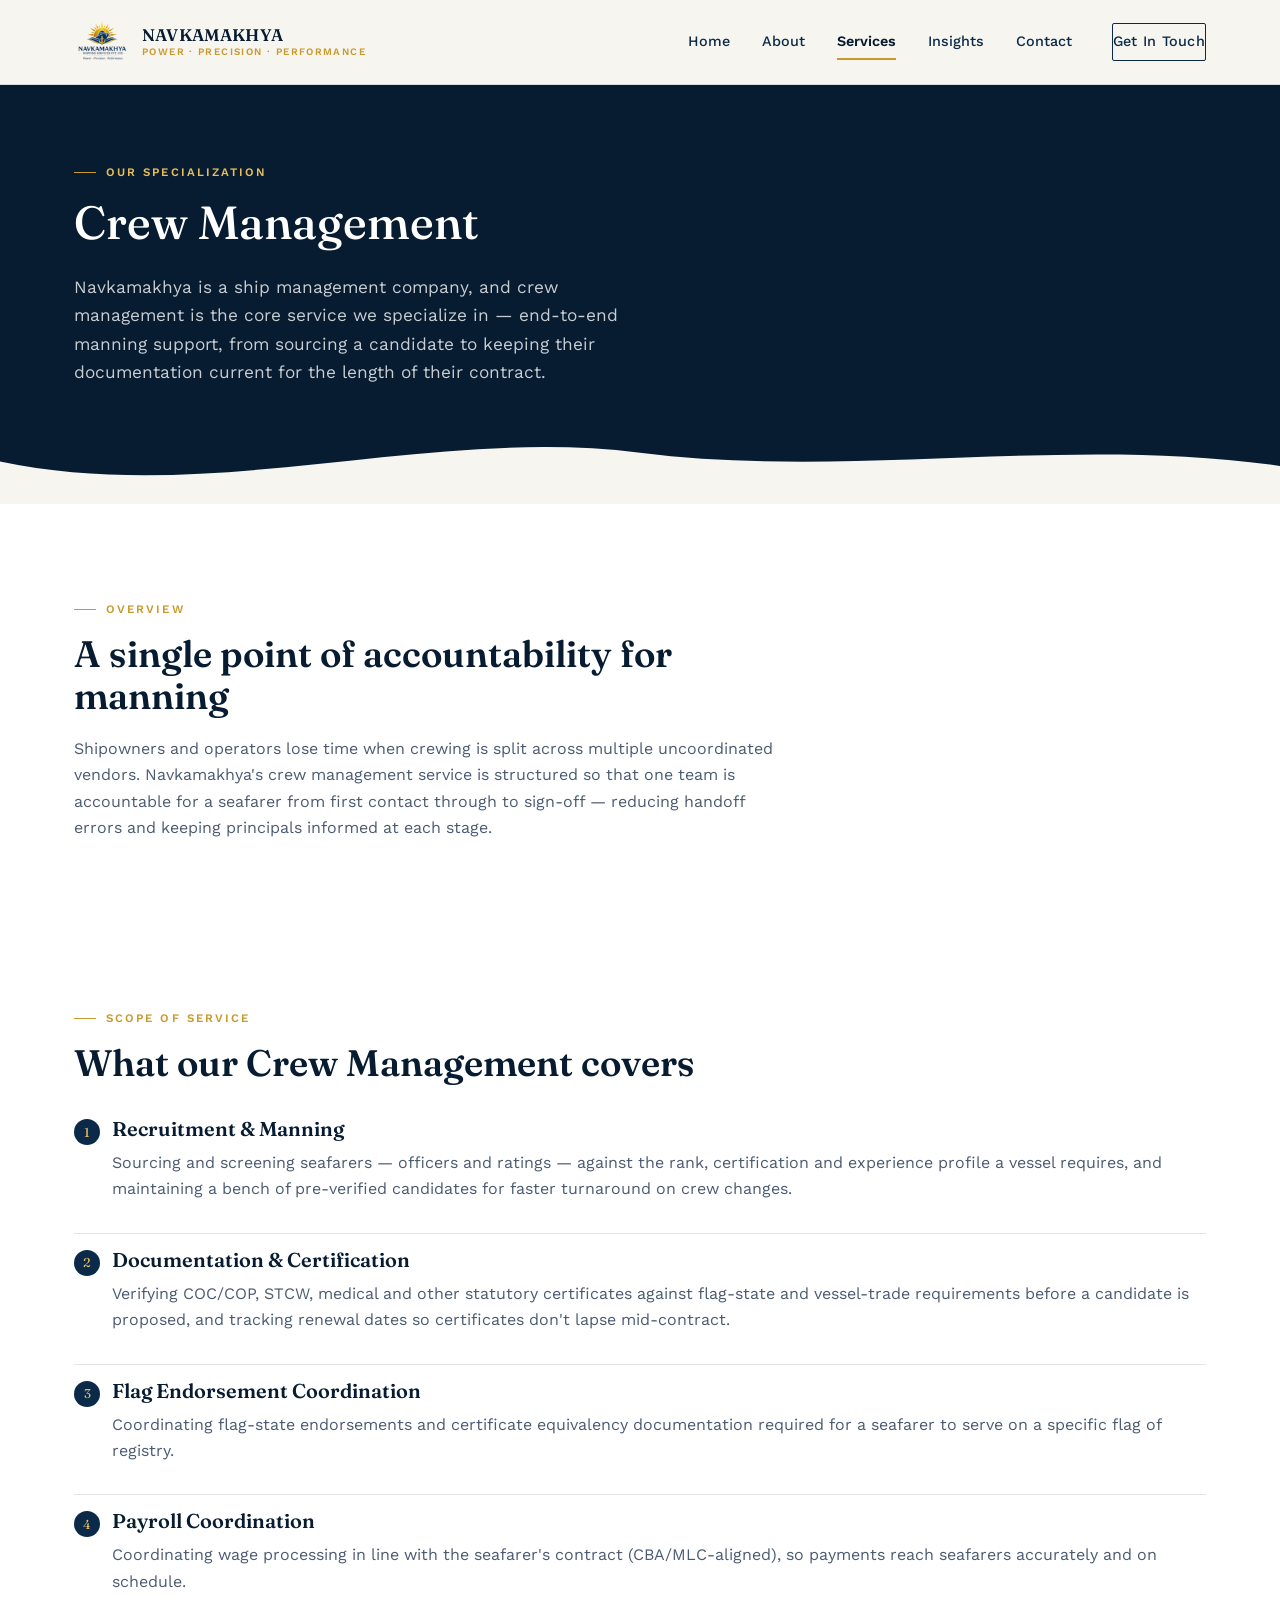
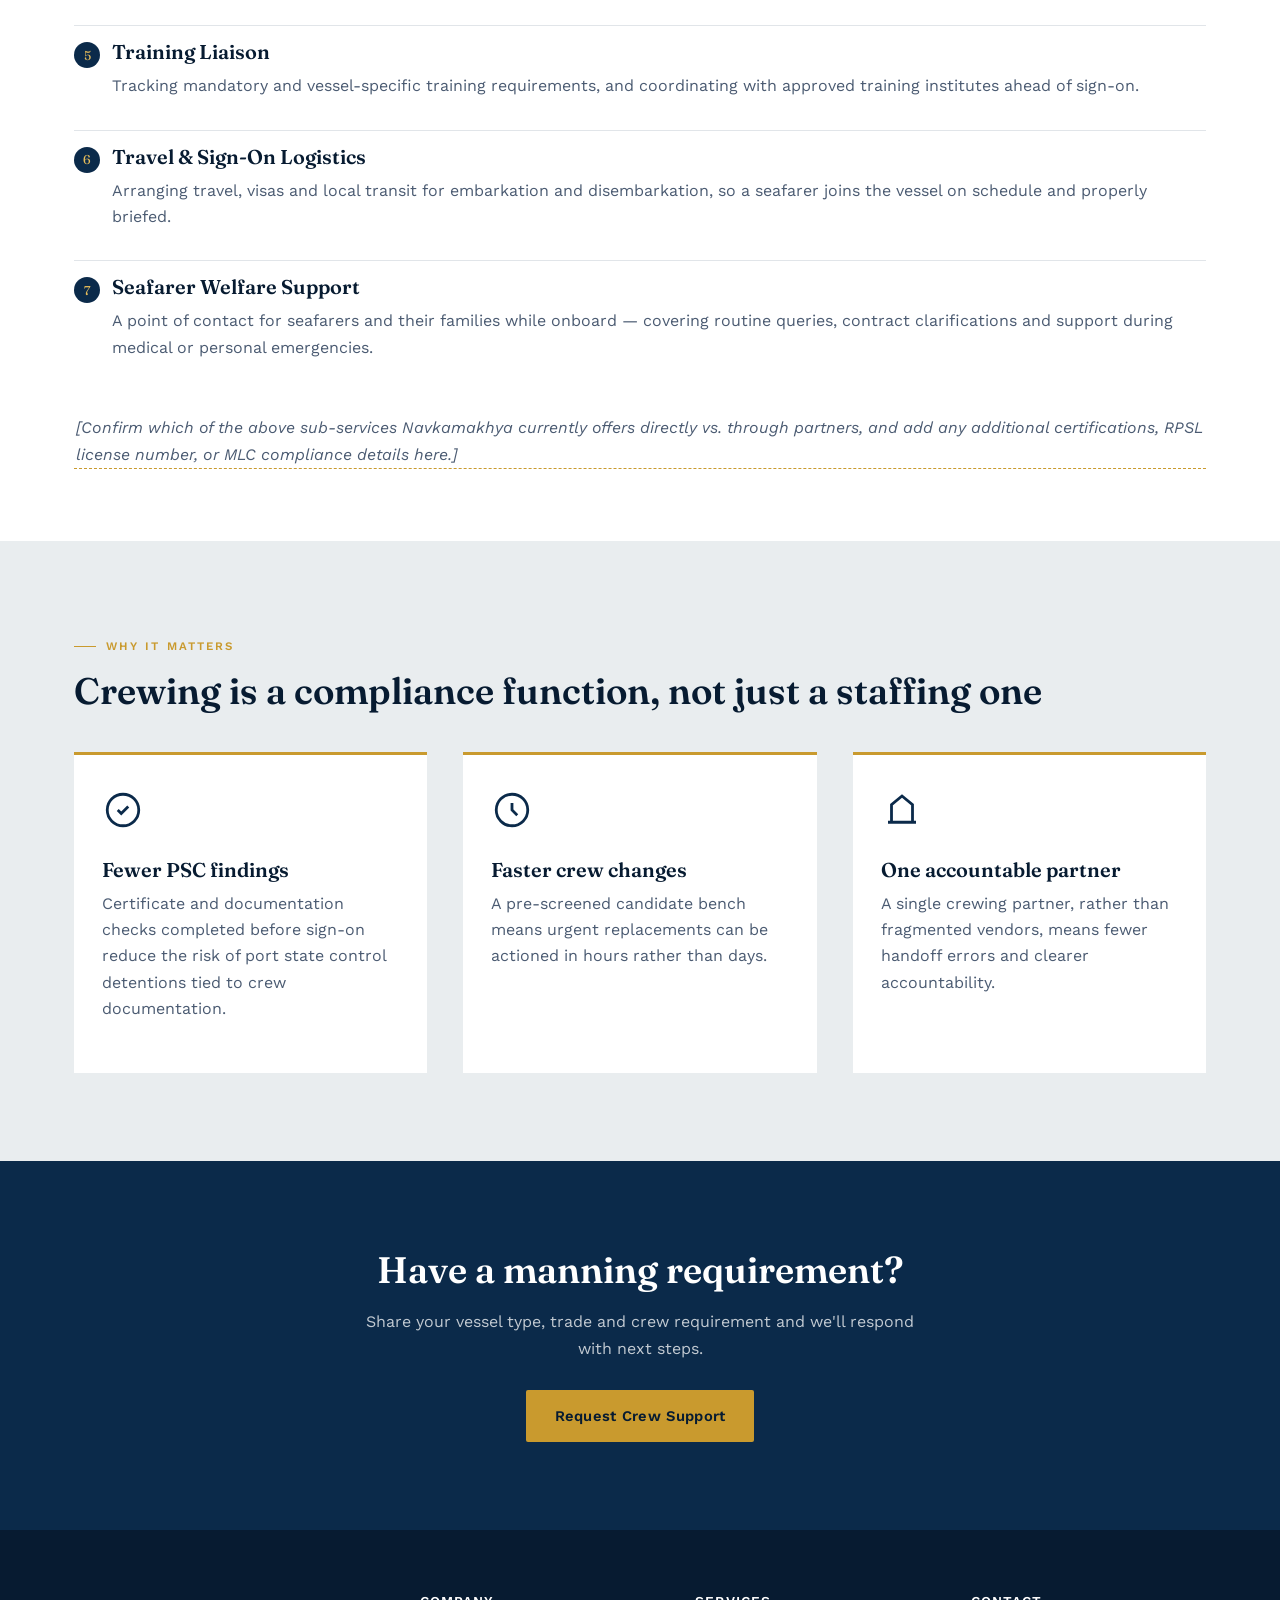
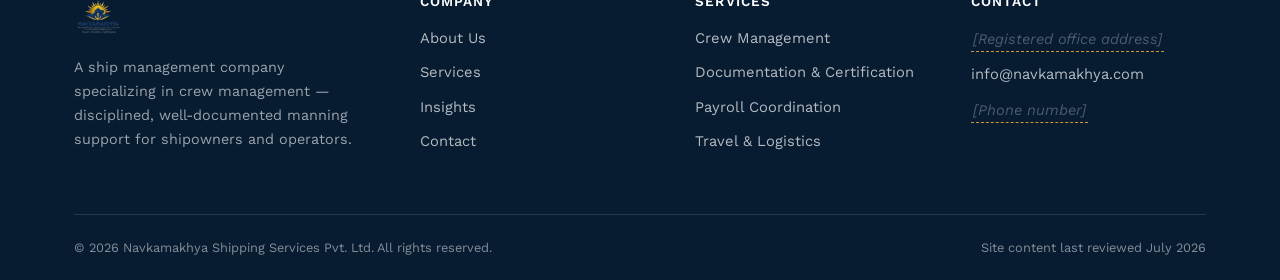
<file: services.html>
<!DOCTYPE html>
<html lang="en">
<head>
<meta charset="UTF-8">
<meta name="viewport" content="width=device-width, initial-scale=1.0">
<title>Crew Management Services | Navkamakhya Ship Management</title>
<meta name="description" content="Navkamakhya is a ship management company. Our crew management service covers seafarer recruitment, documentation and certification, payroll coordination, training liaison, travel and welfare support.">
<link rel="canonical" href="https://www.navkamakhya.com/services.html">
<meta property="og:type" content="website">
<meta property="og:title" content="Crew Management Services | Navkamakhya Ship Management">
<meta property="og:description" content="The full scope of our crew management service for shipowners and operators.">
<meta property="og:image" content="assets/logo.png">
<link rel="icon" type="image/png" sizes="32x32" href="assets/favicon-32.png">
<link rel="icon" type="image/png" sizes="192x192" href="assets/favicon-192.png">
<link rel="apple-touch-icon" href="assets/favicon-192.png">
<link rel="preconnect" href="https://fonts.googleapis.com">
<link rel="preconnect" href="https://fonts.gstatic.com" crossorigin>
<link href="https://fonts.googleapis.com/css2?family=Fraunces:opsz,wght@9..144,400..600&family=Work+Sans:wght@400;500;600;700&display=swap" rel="stylesheet">
<link rel="stylesheet" href="css/style.css">
</head>
<body>

<header class="site-header">
  <div class="header-inner">
    <a href="index.html" class="brand">
      <img src="assets/logo-small.png" alt="Navkamakhya Shipping Services logo">
      <span class="brand-text">
        <span class="name">NAVKAMAKHYA</span>
        <span class="tagline">Power · Precision · Performance</span>
      </span>
    </a>
    <button class="nav-toggle" aria-label="Toggle navigation" aria-expanded="false">
      <svg viewBox="0 0 24 24" fill="none" stroke="currentColor" stroke-width="2"><path d="M3 6h18M3 12h18M3 18h18"/></svg>
    </button>
    <nav class="main-nav">
      <a href="index.html">Home</a>
      <a href="about.html">About</a>
      <a href="services.html" class="active">Services</a>
      <a href="insights.html">Insights</a>
      <a href="contact.html">Contact</a>
      <a href="contact.html" class="btn btn-outline-navy nav-cta">Get In Touch</a>
    </nav>
  </div>
</header>

<section class="hero" style="padding-bottom:0;">
  <div class="hero-inner" style="padding:70px 24px 100px;">
    <span class="eyebrow">Our Specialization</span>
    <h1 style="font-size:clamp(2.1rem,4vw,2.9rem);">Crew Management</h1>
    <p class="lead">Navkamakhya is a ship management company, and crew management is the core service we specialize in — end-to-end manning support, from sourcing a candidate to keeping their documentation current for the length of their contract.</p>
  </div>
  <svg class="wave-divider" viewBox="0 0 1440 90" preserveAspectRatio="none" xmlns="http://www.w3.org/2000/svg" aria-hidden="true">
    <path d="M0,40 C240,90 480,0 720,30 C960,60 1200,10 1440,45 L1440,90 L0,90 Z"/>
  </svg>
</section>

<section class="bg-white-section">
  <div class="container">
    <span class="eyebrow">Overview</span>
    <h2 class="max-720">A single point of accountability for manning</h2>
    <p class="max-720">Shipowners and operators lose time when crewing is split across multiple uncoordinated vendors. Navkamakhya's crew management service is structured so that one team is accountable for a seafarer from first contact through to sign-off — reducing handoff errors and keeping principals informed at each stage.</p>
  </div>
</section>

<section class="bg-white-section section-tight" id="scope">
  <div class="container">
    <span class="eyebrow">Scope of Service</span>
    <h2>What our Crew Management covers</h2>
    <ul class="scope-list">
      <li>
        <span class="mark">1</span>
        <div>
          <h3>Recruitment &amp; Manning</h3>
          <p>Sourcing and screening seafarers — officers and ratings — against the rank, certification and experience profile a vessel requires, and maintaining a bench of pre-verified candidates for faster turnaround on crew changes.</p>
        </div>
      </li>
      <li>
        <span class="mark">2</span>
        <div>
          <h3>Documentation &amp; Certification</h3>
          <p>Verifying COC/COP, STCW, medical and other statutory certificates against flag-state and vessel-trade requirements before a candidate is proposed, and tracking renewal dates so certificates don't lapse mid-contract.</p>
        </div>
      </li>
      <li>
        <span class="mark">3</span>
        <div>
          <h3>Flag Endorsement Coordination</h3>
          <p>Coordinating flag-state endorsements and certificate equivalency documentation required for a seafarer to serve on a specific flag of registry.</p>
        </div>
      </li>
      <li>
        <span class="mark">4</span>
        <div>
          <h3>Payroll Coordination</h3>
          <p>Coordinating wage processing in line with the seafarer's contract (CBA/MLC-aligned), so payments reach seafarers accurately and on schedule.</p>
        </div>
      </li>
      <li>
        <span class="mark">5</span>
        <div>
          <h3>Training Liaison</h3>
          <p>Tracking mandatory and vessel-specific training requirements, and coordinating with approved training institutes ahead of sign-on.</p>
        </div>
      </li>
      <li>
        <span class="mark">6</span>
        <div>
          <h3>Travel &amp; Sign-On Logistics</h3>
          <p>Arranging travel, visas and local transit for embarkation and disembarkation, so a seafarer joins the vessel on schedule and properly briefed.</p>
        </div>
      </li>
      <li>
        <span class="mark">7</span>
        <div>
          <h3>Seafarer Welfare Support</h3>
          <p>A point of contact for seafarers and their families while onboard — covering routine queries, contract clarifications and support during medical or personal emergencies.</p>
        </div>
      </li>
    </ul>
    <p class="placeholder-note" style="margin-top:24px; display:block;">[Confirm which of the above sub-services Navkamakhya currently offers directly vs. through partners, and add any additional certifications, RPSL license number, or MLC compliance details here.]</p>
  </div>
</section>

<section class="pillars">
  <div class="container">
    <span class="eyebrow">Why It Matters</span>
    <h2>Crewing is a compliance function, not just a staffing one</h2>
    <div class="pillar-grid">
      <div class="pillar">
        <svg class="icon" viewBox="0 0 24 24" fill="none" stroke="currentColor" stroke-width="1.6"><path d="M9 12l2 2 4-4"/><circle cx="12" cy="12" r="9"/></svg>
        <h3>Fewer PSC findings</h3>
        <p>Certificate and documentation checks completed before sign-on reduce the risk of port state control detentions tied to crew documentation.</p>
      </div>
      <div class="pillar">
        <svg class="icon" viewBox="0 0 24 24" fill="none" stroke="currentColor" stroke-width="1.6"><path d="M12 8v4l3 3"/><circle cx="12" cy="12" r="9"/></svg>
        <h3>Faster crew changes</h3>
        <p>A pre-screened candidate bench means urgent replacements can be actioned in hours rather than days.</p>
      </div>
      <div class="pillar">
        <svg class="icon" viewBox="0 0 24 24" fill="none" stroke="currentColor" stroke-width="1.6"><path d="M4 19h16M6 19V9l6-5 6 5v10"/></svg>
        <h3>One accountable partner</h3>
        <p>A single crewing partner, rather than fragmented vendors, means fewer handoff errors and clearer accountability.</p>
      </div>
    </div>
  </div>
</section>

<section class="cta-banner">
  <div class="container">
    <h2>Have a manning requirement?</h2>
    <p>Share your vessel type, trade and crew requirement and we'll respond with next steps.</p>
    <a href="contact.html" class="btn btn-gold">Request Crew Support</a>
  </div>
</section>

<footer class="site-footer">
  <div class="container">
    <div class="footer-grid">
      <div class="footer-brand">
        <img src="assets/logo-small.png" alt="Navkamakhya Shipping Services logo">
        <p>A ship management company specializing in crew management — disciplined, well-documented manning support for shipowners and operators.</p>
      </div>
      <div>
        <h4>Company</h4>
        <ul>
          <li><a href="about.html">About Us</a></li>
          <li><a href="services.html">Services</a></li>
          <li><a href="insights.html">Insights</a></li>
          <li><a href="contact.html">Contact</a></li>
        </ul>
      </div>
      <div>
        <h4>Services</h4>
        <ul>
          <li><a href="services.html">Crew Management</a></li>
          <li><a href="services.html#scope">Documentation &amp; Certification</a></li>
          <li><a href="services.html#scope">Payroll Coordination</a></li>
          <li><a href="services.html#scope">Travel &amp; Logistics</a></li>
        </ul>
      </div>
      <div>
        <h4>Contact</h4>
        <ul>
          <li class="placeholder-note">[Registered office address]</li>
          <li><a href="mailto:info@navkamakhya.com">info@navkamakhya.com</a></li>
          <li class="placeholder-note">[Phone number]</li>
        </ul>
      </div>
    </div>
    <div class="footer-bottom">
      <span>&copy; <span id="year"></span> Navkamakhya Shipping Services Pvt. Ltd. All rights reserved.</span>
      <span>Site content last reviewed July 2026</span>
    </div>
  </div>
</footer>

<script src="js/main.js"></script>
</body>
</html>
</file>
<file: css/style.css>
/* =============================================================
   Navkamakhya Shipping Services — Design System
   Palette:  Navy #0B2A4A / Navy Deep #071B31 / Gold #D6A527
             Gold Light #F0C75E / Paper #F7F5EF / Foam #E8EDF2
             Ink #16233A
   Type:     Display — Fraunces (nautical seal, engraved feel)
             Body/UI — Work Sans
   Signature: wave-line dividers + sun-ray hero, echoing the mark
   ============================================================= */

:root{
  --navy: #0B2A4A;
  --navy-deep: #071B31;
  --navy-soft: #12385f;
  --gold: #C99A2E;
  --gold-light: #E9BE5A;
  --paper: #F7F5EF;
  --foam: #E9EDEF;
  --ink: #16233A;
  --ink-soft: #4B5B72;
  --white: #FFFFFF;
  --line: rgba(11,42,74,0.12);

  --font-display: "Fraunces", "Iowan Old Style", Georgia, serif;
  --font-body: "Work Sans", -apple-system, BlinkMacSystemFont, "Segoe UI", sans-serif;

  --max-w: 1180px;
  --radius: 4px;
}

*{box-sizing:border-box;}
html{scroll-behavior:smooth;}
body{
  margin:0;
  font-family:var(--font-body);
  color:var(--ink);
  background:var(--paper);
  line-height:1.65;
  -webkit-font-smoothing:antialiased;
}
img{max-width:100%;display:block;}
a{color:inherit;text-decoration:none;}
h1,h2,h3,h4{
  font-family:var(--font-display);
  color:var(--navy-deep);
  margin:0 0 0.5em;
  line-height:1.15;
  font-weight:600;
}
h1{font-size:clamp(2.4rem,5vw,3.6rem); font-weight:500;}
h2{font-size:clamp(1.7rem,3vw,2.3rem);}
h3{font-size:1.25rem;}
p{margin:0 0 1em;color:var(--ink-soft);}
.container{max-width:var(--max-w); margin:0 auto; padding:0 24px;}
section{padding:88px 0;}
.section-tight{padding:56px 0;}

/* Eyebrow label */
.eyebrow{
  display:inline-flex;
  align-items:center;
  gap:10px;
  font-size:0.72rem;
  letter-spacing:0.18em;
  text-transform:uppercase;
  color:var(--gold);
  font-weight:600;
  margin-bottom:14px;
}
.eyebrow::before{
  content:"";
  width:22px;height:1px;
  background:var(--gold);
  display:inline-block;
}

/* Buttons */
.btn{
  display:inline-flex;
  align-items:center;
  gap:8px;
  padding:13px 28px;
  border-radius:2px;
  font-family:var(--font-body);
  font-weight:600;
  font-size:0.92rem;
  letter-spacing:0.02em;
  border:1px solid transparent;
  cursor:pointer;
  transition:all .2s ease;
}
.btn-gold{
  background:var(--gold);
  color:var(--navy-deep);
}
.btn-gold:hover{background:var(--gold-light);}
.btn-outline{
  background:transparent;
  border-color:rgba(255,255,255,0.5);
  color:var(--white);
}
.btn-outline:hover{border-color:var(--gold); color:var(--gold);}
.btn-outline-navy{
  background:transparent;
  border-color:var(--navy);
  color:var(--navy);
}
.btn-outline-navy:hover{background:var(--navy); color:var(--white);}

/* ================= HEADER ================= */
.site-header{
  position:sticky; top:0; z-index:50;
  background:var(--paper);
  border-bottom:1px solid var(--line);
}
.header-inner{
  display:flex; align-items:center; justify-content:space-between;
  padding:14px 24px;
  max-width:var(--max-w); margin:0 auto;
}
.brand{display:flex; align-items:center; gap:12px;}
.brand img{height:56px; width:auto;}
.brand-text{font-family:var(--font-display); line-height:1.1;}
.brand-text .name{display:block; font-size:1.05rem; font-weight:600; color:var(--navy-deep); letter-spacing:0.01em;}
.brand-text .tagline{display:block; font-size:0.62rem; letter-spacing:0.14em; text-transform:uppercase; color:var(--gold); font-family:var(--font-body); font-weight:600; margin-top:2px;}

.main-nav{display:flex; align-items:center; gap:32px;}
.main-nav a{
  font-size:0.9rem; font-weight:500; color:var(--navy);
  position:relative; padding:6px 0;
}
.main-nav a::after{
  content:""; position:absolute; left:0; bottom:0; height:2px; width:0;
  background:var(--gold); transition:width .2s ease;
}
.main-nav a:hover::after, .main-nav a.active::after{width:100%;}
.main-nav a.active{color:var(--navy-deep); font-weight:600;}
.nav-cta{margin-left:8px;}

.nav-toggle{display:none; background:none; border:none; cursor:pointer; padding:8px;}
.nav-toggle svg{width:26px; height:26px; color:var(--navy);}

@media (max-width: 880px){
  .main-nav{
    position:fixed; inset:0; top:85px;
    background:var(--paper);
    flex-direction:column; align-items:flex-start;
    padding:24px; gap:18px;
    transform:translateX(100%);
    transition:transform .25s ease;
    overflow-y:auto;
  }
  .main-nav.open{transform:translateX(0);}
  .nav-toggle{display:block;}
  .brand-text .name{font-size:0.92rem;}
}

/* ================= HERO ================= */
.hero{
  position:relative;
  background:var(--navy-deep);
  color:var(--white);
  overflow:hidden;
  padding:0;
}
.hero-rays{
  position:absolute; top:-30%; right:-10%; width:70%; max-width:700px;
  opacity:0.16; pointer-events:none;
}
.hero-inner{
  position:relative; z-index:2;
  max-width:var(--max-w); margin:0 auto;
  padding:120px 24px 150px;
}
.hero .eyebrow{color:var(--gold-light);}
.hero h1{color:var(--white); max-width:820px;}
.hero p.lead{color:rgba(255,255,255,0.78); max-width:560px; font-size:1.08rem;}
.hero-ctas{display:flex; gap:16px; margin-top:32px; flex-wrap:wrap;}

.wave-divider{display:block; width:100%; height:auto; margin-bottom:-1px;}
.wave-divider path{fill:var(--paper);}
.hero .wave-divider{position:absolute; bottom:-1px; left:0;}

/* ================= INTRO / ABOUT SNAPSHOT ================= */
.intro-grid{
  display:grid; grid-template-columns: 1.1fr 0.9fr; gap:64px; align-items:start;
}
@media (max-width:860px){ .intro-grid{grid-template-columns:1fr;} }
.placeholder-note{
  display:inline-block;
  font-style:italic;
  color:var(--ink-soft);
  border-bottom:1px dashed var(--gold);
  padding:0 2px;
}
.stat-card{
  background:var(--white);
  border:1px solid var(--line);
  border-radius:var(--radius);
  padding:22px 24px;
  margin-bottom:14px;
}
.stat-card .num{
  font-family:var(--font-display); font-size:1.9rem; color:var(--navy-deep); font-weight:600;
}
.stat-card .lbl{font-size:0.85rem; color:var(--ink-soft);}
.stat-source{font-size:0.72rem; color:var(--ink-soft); margin-top:2px;}
.stat-source a{color:var(--navy-soft); text-decoration:underline;}

/* ================= PILLARS (Power/Precision/Performance) ================= */
.pillars{background:var(--foam);}
.pillar-grid{
  display:grid; grid-template-columns:repeat(3,1fr); gap:36px; margin-top:40px;
}
@media (max-width:860px){ .pillar-grid{grid-template-columns:1fr;} }
.pillar{
  background:var(--white);
  padding:34px 28px;
  border-top:3px solid var(--gold);
}
.pillar .icon{width:42px; height:42px; margin-bottom:18px; color:var(--navy);}
.pillar h3{margin-bottom:10px;}

/* ================= SERVICES ================= */
.service-grid{
  display:grid; grid-template-columns:repeat(2,1fr); gap:28px; margin-top:40px;
}
@media (max-width:860px){ .service-grid{grid-template-columns:1fr;} }
.service-card{
  background:var(--white);
  border:1px solid var(--line);
  padding:30px 28px;
  transition:box-shadow .2s ease, transform .2s ease;
}
.service-card:hover{box-shadow:0 12px 28px rgba(11,42,74,0.08); transform:translateY(-2px);}
.service-card .icon{width:36px; height:36px; color:var(--gold); margin-bottom:16px;}

.scope-list{list-style:none; margin:0; padding:0;}
.scope-list li{
  display:flex; gap:12px; padding:14px 0;
  border-bottom:1px solid var(--line);
}
.scope-list li:last-child{border-bottom:none;}
.scope-list .mark{
  flex-shrink:0; width:26px; height:26px; border-radius:50%;
  background:var(--navy); color:var(--gold-light);
  display:flex; align-items:center; justify-content:center;
  font-family:var(--font-display); font-size:0.8rem; margin-top:2px;
}

/* ================= CTA BANNER ================= */
.cta-banner{
  background:var(--navy);
  color:var(--white);
  text-align:center;
}
.cta-banner h2{color:var(--white);}
.cta-banner p{color:rgba(255,255,255,0.75); max-width:560px; margin:0 auto 28px;}

/* ================= INSIGHTS / NEWS CARDS ================= */
.insight-card{
  border:1px solid var(--line);
  background:var(--white);
  padding:28px;
  height:100%;
}
.insight-card .eyebrow{margin-bottom:10px;}
.insight-figure{
  font-family:var(--font-display); font-size:2.1rem; color:var(--navy-deep); font-weight:600; display:block; margin-bottom:6px;
}
.source-list{font-size:0.8rem; color:var(--ink-soft); margin-top:24px;}
.source-list a{color:var(--navy-soft); text-decoration:underline;}

/* ================= TIMELINE / VALUES ================= */
.value-row{
  display:grid; grid-template-columns: 220px 1fr; gap:28px;
  padding:26px 0; border-bottom:1px solid var(--line);
}
.value-row:first-of-type{border-top:1px solid var(--line);}
@media (max-width:700px){ .value-row{grid-template-columns:1fr; gap:8px;} }
.value-row h4{font-family:var(--font-display); color:var(--gold); margin:0; font-size:1.05rem;}

/* ================= CONTACT ================= */
.contact-grid{
  display:grid; grid-template-columns: 0.9fr 1.1fr; gap:56px;
}
@media (max-width:900px){ .contact-grid{grid-template-columns:1fr;} }
.contact-card{
  background:var(--white); border:1px solid var(--line); padding:24px; margin-bottom:16px;
}
.contact-card .lbl{font-size:0.75rem; text-transform:uppercase; letter-spacing:0.08em; color:var(--gold); font-weight:600; margin-bottom:6px;}
.contact-card .val{font-family:var(--font-display); font-size:1.15rem; color:var(--navy-deep);}

.form-group{margin-bottom:20px;}
.form-group label{display:block; font-size:0.82rem; font-weight:600; color:var(--navy); margin-bottom:6px;}
.form-group input, .form-group select, .form-group textarea{
  width:100%; padding:12px 14px; border:1px solid var(--line); background:var(--white);
  font-family:var(--font-body); font-size:0.95rem; border-radius:2px; color:var(--ink);
}
.form-group input:focus, .form-group select:focus, .form-group textarea:focus{
  outline:2px solid var(--gold); outline-offset:1px; border-color:var(--gold);
}
.form-row{display:grid; grid-template-columns:1fr 1fr; gap:16px;}
@media (max-width:600px){ .form-row{grid-template-columns:1fr;} }
.form-note{font-size:0.82rem; color:var(--ink-soft); margin-top:10px;}

/* ================= FOOTER ================= */
.site-footer{
  background:var(--navy-deep);
  color:rgba(255,255,255,0.7);
  padding-top:64px;
}
.footer-grid{
  display:grid; grid-template-columns: 1.3fr 1fr 1fr 1fr; gap:40px;
  padding-bottom:48px; border-bottom:1px solid rgba(255,255,255,0.12);
}
@media (max-width:860px){ .footer-grid{grid-template-columns:1fr 1fr;} }
@media (max-width:560px){ .footer-grid{grid-template-columns:1fr;} }
.footer-grid h4{color:var(--white); font-family:var(--font-body); font-size:0.85rem; text-transform:uppercase; letter-spacing:0.08em; margin-bottom:16px;}
.footer-grid ul{list-style:none; margin:0; padding:0;}
.footer-grid li{margin-bottom:10px; font-size:0.92rem;}
.footer-grid a:hover{color:var(--gold-light);}
.footer-brand img{height:48px; margin-bottom:14px;}
.footer-brand p{color:rgba(255,255,255,0.6); font-size:0.9rem; max-width:280px;}
.footer-bottom{
  display:flex; justify-content:space-between; align-items:center; flex-wrap:wrap; gap:10px;
  padding:22px 0; font-size:0.8rem; color:rgba(255,255,255,0.5);
}

/* misc */
.text-center{text-align:center;}
.mt-0{margin-top:0;}
.max-560{max-width:560px;}
.max-720{max-width:720px;}
.mx-auto{margin-left:auto; margin-right:auto;}
.section-head{margin-bottom:8px;}
.bg-white-section{background:var(--white);}
</file>
